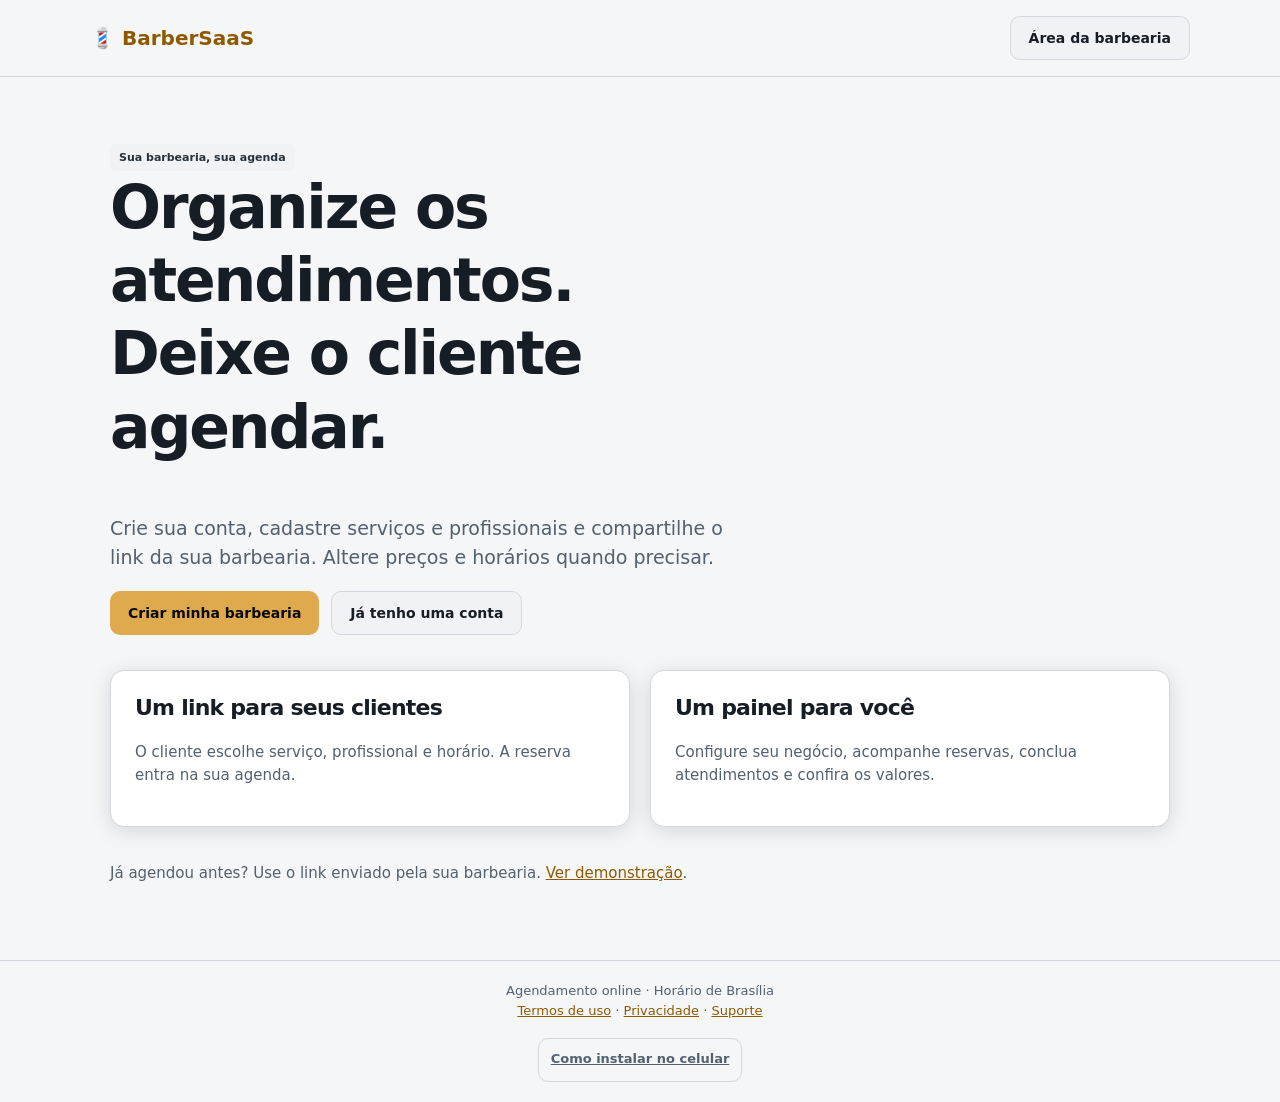
<file: index.html>
<!doctype html>
<html lang="pt-BR">
<head><script src="/appearance.js"></script><meta charset="utf-8"><meta name="viewport" content="width=device-width,initial-scale=1"><title>BarberSaaS · Sua agenda online</title>
<link rel="manifest" href="/manifest.webmanifest"><meta name="theme-color" content="#0b1018"><meta name="apple-mobile-web-app-capable" content="yes"><meta name="apple-mobile-web-app-title" content="BarberSaaS"><link rel="apple-touch-icon" href="/icons/icon-192.png"><style>
:root{color-scheme:dark;--bg:var(--tone-0b1018,#0b1018);--card:var(--tone-151e2b,#151e2b);--line:var(--tone-2a3748,#2a3748);--muted:var(--tone-aebccc,#aebccc);--gold:#ffc45e;--green:var(--tone-6fe0b0,#6fe0b0)}*{box-sizing:border-box}body{margin:0;background:var(--bg);color:var(--tone-f7f9fc,#f7f9fc);font:16px/1.55 system-ui,sans-serif}header{padding:16px max(20px,calc((100% - 1100px)/2));border-bottom:1px solid var(--line);display:flex;align-items:center;justify-content:space-between;gap:16px}header a{text-decoration:none;color:inherit}.brand{font-weight:800;font-size:20px}.tag{font-size:12px;color:var(--muted)}main{max-width:1100px;margin:auto;padding:32px 20px 60px}h1{font-size:clamp(28px,4vw,46px);line-height:1.15;letter-spacing:-1px}h2{font-size:23px;line-height:1.3}h3{font-size:17px}.muted,small{color:var(--muted)}.card{background:var(--card);border:1px solid var(--line);padding:24px;border-radius:18px;margin-bottom:20px}.grid{display:grid;grid-template-columns:repeat(2,minmax(0,1fr));gap:20px}.metrics{display:grid;grid-template-columns:repeat(3,minmax(0,1fr));gap:16px}.row{display:flex;gap:12px;align-items:center;flex-wrap:wrap}.between{justify-content:space-between}.stack{display:grid;gap:12px}label{display:block;margin-bottom:12px;font-size:14px;font-weight:600}input,select,textarea{display:block;width:100%;padding:12px;border:1px solid var(--line);background:var(--tone-0d1520,#0d1520);color:var(--tone-fff,#fff);border-radius:9px;font:inherit;margin-top:6px}input:focus,select:focus,button:focus-visible,a:focus-visible{outline:2px solid var(--gold);outline-offset:2px}input[type=checkbox]{width:auto;margin:0}button,.button{display:inline-flex;justify-content:center;align-items:center;padding:11px 18px;background:var(--gold);color:#172030;border:0;border-radius:10px;font:600 14px system-ui;cursor:pointer;text-decoration:none}button:disabled{opacity:.45;cursor:wait}.secondary{background:var(--tone-243145,#243145);color:var(--tone-fff,#fff)}.danger{background:var(--tone-4c2732,#4c2732);color:var(--tone-ffd0d9,#ffd0d9)}.success{color:var(--green)}.wide{width:100%}.hidden{display:none!important}.narrow{max-width:470px;margin:20px auto}.notice{padding:14px 18px;background:var(--tone-253246,#253246);border-radius:10px;margin-bottom:20px}.error{background:var(--tone-422332,#422332);color:var(--tone-ffd6df,#ffd6df)}nav{display:flex;gap:8px;flex-wrap:wrap;margin-bottom:24px}.active{background:var(--gold);color:#172030}.price{font-size:26px;font-weight:750}.item{border:1px solid var(--line);border-radius:12px;padding:16px;margin-bottom:12px}.item p{margin:4px 0}.badge{font-size:12px;padding:4px 10px;background:var(--tone-293951,#293951);border-radius:20px}.entry{display:grid;grid-template-columns:2fr 1fr 1fr auto;gap:10px;align-items:end;margin-bottom:14px}.entry label{margin:0}.barber-entry{grid-template-columns:1fr 1fr auto}.hero{max-width:740px;padding:35px 0}.hero p{font-size:19px;max-width:620px;color:var(--muted)}.days label{display:flex;align-items:center;gap:6px;margin:0}.linkbox{word-break:break-all;color:var(--gold)}footer{color:var(--muted);font-size:13px;text-align:center;padding:20px;border-top:1px solid var(--line)}@media(max-width:700px){.grid,.metrics{grid-template-columns:1fr}.entry{grid-template-columns:1fr 1fr}.entry label:first-child{grid-column:1/-1}.barber-entry{grid-template-columns:1fr auto}.card{padding:18px}header{align-items:flex-start}.hero{padding:8px 0}main{padding-top:24px}} 
/* Interface: uma tarefa principal por tela, com áreas secundárias recolhidas. */
[hidden]{display:none!important}button,.button{min-height:44px}button:disabled{cursor:not-allowed}.eyebrow{font-size:11px;font-weight:750;letter-spacing:2px;color:var(--gold)}.page-intro h1{margin:10px 0;font-size:34px}.page-intro p{margin:0 0 28px}.booking-shell{max-width:620px;margin:0 auto}.booking-progress{display:flex;list-style:none;padding:0;margin:0 0 24px;gap:12px;justify-content:space-between}.booking-progress li{display:flex;gap:8px;align-items:center;color:var(--muted);font-size:14px}.booking-progress li span{display:grid;place-items:center;border:1px solid var(--line);border-radius:50%;width:30px;height:30px;font-size:12px}.booking-progress .current{color:var(--gold);font-weight:700}.booking-progress .current span{background:var(--gold);color:var(--bg);border-color:var(--gold)}.booking-card h2{margin:0 0 8px}.booking-card{padding:28px}.booking-card .muted{margin:0 0 20px}.service-options{display:grid;gap:10px;margin-bottom:24px}.service-choice{display:flex;width:100%;text-align:left;justify-content:space-between;gap:16px;padding:18px;background:var(--tone-0d1520,#0d1520);border:1px solid var(--line);color:var(--tone-f7f9fc,#f7f9fc)}.service-choice span{display:grid;gap:5px}.service-choice small{font-weight:400}.service-choice.selected,.hour-choice.selected{border-color:var(--gold);background:var(--tone-332d23,#332d23);color:var(--gold)}.professional-label{margin:12px 0 24px}.hour-options{display:flex;flex-wrap:wrap;gap:10px;margin:12px 0 20px;min-height:60px}.hour-choice{background:var(--tone-0d1520,#0d1520);border:1px solid var(--line);color:var(--tone-fff,#fff);min-width:76px;padding:12px}.field-title{font-size:14px;font-weight:600}.text-button{padding:6px 0;background:none;color:var(--muted);min-height:40px;margin-bottom:12px;font-weight:500}.booking-review{background:var(--tone-0d1520,#0d1520);border-left:3px solid var(--gold);padding:18px;border-radius:10px;margin:20px 0}.booking-review p{margin:8px 0}.booking-review .success{float:right}.booking-help{text-align:center;font-size:14px;margin:24px 0}.confirmation-card{text-align:center}.confirmation-icon{display:grid;place-items:center;margin:0 auto 16px;width:58px;height:58px;border-radius:50%;background:var(--tone-1d3930,#1d3930);color:var(--green);font-size:30px}.confirmation-date{font-size:24px;font-weight:700}.confirmation-card .button,.confirmation-card button.wide{margin-bottom:12px}.panel-intro{margin-bottom:24px}.panel-intro h1{font-size:32px;margin:8px 0}.panel-intro p{margin:0}.panel-nav{border-bottom:1px solid var(--line);padding-bottom:16px;margin-bottom:24px}.panel-nav button{flex:1;min-width:100px}.agenda-heading{margin-bottom:20px}.agenda-heading h2{margin:6px 0;font-size:28px}.agenda-toolbar{display:flex;justify-content:space-between;align-items:center;gap:20px;background:var(--card);border:1px solid var(--line);border-radius:14px;padding:16px;margin-bottom:12px}.agenda-toolbar label{margin:0;max-width:230px}.agenda-filters,.finance-summary{border-bottom:1px solid var(--line);padding:12px 0;margin-bottom:20px}.agenda-filters summary,.finance-summary summary{cursor:pointer;color:var(--muted);font-size:14px;padding:6px 0}.agenda-filters[open] summary,.finance-summary[open] summary{margin-bottom:18px}.appointment{display:grid;grid-template-columns:80px 1fr;gap:18px;background:var(--card);padding:20px;border-radius:14px;margin-bottom:12px;border:1px solid var(--line)}.appointment-time{font-size:25px;font-weight:750;letter-spacing:-1px;color:var(--gold)}.appointment-time small{display:block;font:400 12px system-ui;color:var(--muted);letter-spacing:0;margin-top:5px}.appointment h3{margin:0;font-size:18px}.appointment p{margin:6px 0}.appointment .row{margin-top:14px}.appointment summary{cursor:pointer;color:var(--muted);font-size:13px;padding:10px 0}.appointment details .row{margin-top:0}.badge.agendado{color:var(--gold);background:var(--tone-332d23,#332d23)}.badge.concluido{color:var(--green);background:var(--tone-1d3930,#1d3930)}.badge.cancelado{color:var(--tone-ffc5ce,#ffc5ce);background:var(--tone-422332,#422332)}.empty{text-align:center;padding:32px 20px;color:var(--muted)}.app-install-footer{border:0;background:none;padding:0;margin:16px 0 0}.app-install-footer button{background:none;color:var(--muted);font-size:13px;padding:4px 12px;text-decoration:underline}.app-install-footer #ajuda-app{max-width:560px;margin:12px auto;text-align:left;padding:16px;background:var(--card);border-radius:12px}.customer-view header .brand{font-size:17px}.customer-view header .button{font-size:12px;min-height:36px;padding:8px 12px}.config-links{display:flex;gap:12px;flex-wrap:wrap;margin:16px 0}.config-links details{width:100%;padding:16px;background:var(--card);border-radius:12px}.config-links summary{cursor:pointer}.loading-panel{padding:24px;color:var(--muted)}
@media(max-width:700px){main{padding:24px 16px 40px}header{padding:14px 16px;align-items:center}.booking-card{padding:20px}.booking-progress{gap:8px}.booking-progress li{font-size:12px;gap:6px}.page-intro h1{font-size:30px}.appointment{grid-template-columns:62px 1fr;padding:16px;gap:12px}.appointment-time{font-size:22px}.appointment .row{gap:8px}.appointment .button,.appointment button{padding:10px 12px;font-size:12px}.agenda-toolbar{gap:12px;flex-wrap:wrap}.agenda-toolbar label{max-width:none;flex:1;min-width:140px}.agenda-toolbar .row{gap:8px}.panel-nav{display:grid;grid-template-columns:repeat(4,1fr);gap:6px}.panel-nav button{min-width:0;font-size:12px;padding:10px 4px}.panel-intro h1{font-size:28px}.panel-intro .secondary{font-size:12px;padding:8px 12px}.finance-summary .metrics{gap:8px}.finance-summary .card{margin-bottom:4px}.booking-help{font-size:13px}}

.appointment>div,.service-choice span{min-width:0}.service-choice span strong,h1,h2,h3{overflow-wrap:anywhere}.service-choice>strong{white-space:nowrap}
input,select,textarea{font-size:16px}
.service-entry>.remover{grid-column:1/-1;justify-self:start}
</style><link rel="stylesheet" href="/design-system.css"><link rel="stylesheet" href="/workspace.css"><link rel="stylesheet" href="/appearance.css"><script src="/design-system.js"></script><script src="/image-upload.js"></script><script src="/agenda-live.js"></script><link rel="stylesheet" href="/mensalistas.css"><link rel="stylesheet" href="/promocoes.css"></head>
<body><header><a class="brand" href="/">💈 BarberSaaS</a><a class="button secondary" href="/painel">Área da barbearia</a></header>
<main><div id="conexao-app" class="notice error" role="status" hidden>Sem internet. Reconecte para confirmar agendamentos e alterações.</div><div id="mensagem" class="notice hidden" role="status" aria-live="polite"></div><div id="conteudo"><p>Carregando…</p></div></main>
<footer>Agendamento online · Horário de Brasília<br><a class="success" href="/termos">Termos de uso</a> · <a class="success" href="/privacidade">Privacidade</a> · <a class="success" href="/suporte">Suporte</a><section id="instalacao-app" class="app-install-footer"><button id="instalar-app" type="button" class="secondary">Como instalar no celular</button><div id="ajuda-app" hidden><p><strong>Android:</strong> abra este site no Chrome, toque nos três pontos e escolha Instalar aplicativo ou Adicionar à tela inicial.</p><p><strong>iPhone:</strong> abra este site no Safari, toque em Compartilhar e em Adicionar à Tela de Início. Ative Abrir como App, se essa opção aparecer.</p><p>Use o ícone para entrar na sua agenda. É necessário ter internet. No primeiro acesso pelo aplicativo, pode ser necessário entrar na conta.</p></div></section></footer>
<script>
const el=document.getElementById('conteudo');
let assinaturaInfo=null;
let csrf='', sessao=null, config=null, reservas=[], slug='', abaAtual='agenda', versaoHorarios=0;
const money=v=>Number(v).toLocaleString('pt-BR',{style:'currency',currency:'BRL'});
const esc=v=>String(v??'').replace(/[&<>"']/g,c=>({'&':'&amp;','<':'&lt;','>':'&gt;','"':'&quot;',"'":'&#39;'}[c]));
const today=()=>new Intl.DateTimeFormat('en-CA',{timeZone:'America/Sao_Paulo',year:'numeric',month:'2-digit',day:'2-digit'}).format(new Date());
function mensagem(texto,erro=false){if(typeof AppShell!=='undefined'){AppShell.toast(texto,erro);return;}const m=document.getElementById('mensagem');m.textContent=texto;m.className='notice'+(erro?' error':'');m.scrollIntoView({behavior:'smooth',block:'nearest'});}
function limparMensagem(){document.getElementById('mensagem').className='hidden';}
async function api(url,options={}){
 const read=(options.method||'GET').toUpperCase()==='GET';
 for(let attempt=0;attempt<(read?3:1);attempt++){
  let r;
  try{r=await fetch(url,{...options,headers:{'Content-Type':'application/json','X-CSRF-Token':csrf,...options.headers}});}
  catch(error){if(read&&attempt<2){await new Promise(resolve=>setTimeout(resolve,500*(attempt+1)));continue;}throw error;}
  if(read&&attempt<2&&[502,503,504].includes(r.status)){await new Promise(resolve=>setTimeout(resolve,500*(attempt+1)));continue;}
  const data=await r.json().catch(()=>({}));
  if(!r.ok){const error=new Error(typeof data.detail==='string'?data.detail:[502,503,504].includes(r.status)?'O servidor está reiniciando. Tente novamente em instantes.':'Confira os campos preenchidos.');error.status=r.status;throw error;}
  return data;
 }
}
function inicio(){el.innerHTML=`<section class="hero"><span class="badge">Sua barbearia, sua agenda</span><h1>Organize os atendimentos.<br>Deixe o cliente agendar.</h1><p>Crie sua conta, cadastre serviços e profissionais e compartilhe o link da sua barbearia. Altere preços e horários quando precisar.</p><div class="row"><a class="button" href="/cadastro">Criar minha barbearia</a><a class="button secondary" href="/entrar">Já tenho uma conta</a></div></section><div class="grid"><div class="card"><h2>Um link para seus clientes</h2><p class="muted">O cliente escolhe serviço, profissional e horário. A reserva entra na sua agenda.</p></div><div class="card"><h2>Um painel para você</h2><p class="muted">Configure seu negócio, acompanhe reservas, conclua atendimentos e confira os valores.</p></div></div><p class="muted">Já agendou antes? Use o link enviado pela sua barbearia. <a class="success" href="/b/barbearia">Ver demonstração</a>.</p>`;}
function acesso(cadastro=false){el.innerHTML=`<section class="card narrow"><h1 style="font-size:30px">${cadastro?'Crie sua barbearia':'Entre na sua conta'}</h1><p class="muted">${cadastro?'Novas contratações: R$ 60 por mês nos três primeiros ciclos; depois, R$ 90 por mês mediante nova autorização. Pague com cartão ou PIX pelo Asaas. O acesso é liberado após a confirmação do pagamento.':'Acesse sua agenda e as configurações.'}</p><form id="form-acesso">${cadastro?'<label>Nome da barbearia<input name="nome" required minlength="2" maxlength="100" autocomplete="organization"></label><label>Endereço da sua barbearia<input name="slug" required minlength="3" maxlength="50" pattern="[a-z0-9]+(-[a-z0-9]+)*" placeholder="exemplo: barbearia-do-joao"><small>Use letras minúsculas, números e hífens. Esse será o final do seu link.</small></label>':''}<label>E-mail<input name="email" type="email" required maxlength="150" autocomplete="email"></label><label>Senha<input name="senha" type="password" required minlength="10" maxlength="128" autocomplete="${cadastro?'new-password':'current-password'}"><small>Pelo menos 10 caracteres.</small></label>${cadastro?'<label class="row"><input type="checkbox" name="aceite_termos" required>Li e aceito os <a class="success" href="/termos" target="_blank" rel="noopener">termos de uso</a> e conheço a <a class="success" href="/privacidade" target="_blank" rel="noopener">política de privacidade</a>.</label>':'<p><a class="success" href="/recuperar-senha">Esqueci minha senha</a></p>'}<button class="wide" type="submit">${cadastro?'Criar conta':'Entrar'}</button></form><p class="muted">${cadastro?'Já tem uma conta? <a class="success" href="/entrar">Entre aqui</a>.':'Ainda não tem conta? <a class="success" href="/cadastro">Cadastre sua barbearia</a>.'}</p></section>`;
document.getElementById('form-acesso').onsubmit=async e=>{e.preventDefault();limparMensagem();const form=e.target,b=form.querySelector('button');b.disabled=true;try{const body=Object.fromEntries(new FormData(form));if(cadastro)body.aceite_termos=form.elements.aceite_termos.checked;await api(cadastro?'/api/cadastro':'/api/login',{method:'POST',body:JSON.stringify(body)});location.href='/painel'+bookingDeepLink();}catch(err){mensagem(err.message,true);b.disabled=false;}};}
let bookingStep=0,bookingMonth='',bookingSlots=new Map(),bookingLoading=false;
function bookingSelection(){
 const original=config.servicos.find(s=>s.id===document.getElementById('servico')?.value);
 const service=Promotions.service(original);
 const preference=document.getElementById('barbeiro')?.value||'';
 const date=document.getElementById('data')?.value||'',hour=document.getElementById('horario')?.value||'';
 const barber=preference==='*'?config.barbeiros.find(b=>b.id===(bookingSlots.get(hour)||[])[0]):config.barbeiros.find(b=>b.id===preference);
 return {servico:service,barbeiro:barber,preferencia:preference,data:date,horario:hour};
}
function bookingMaxDate(){const d=new Date(today()+'T12:00:00-03:00');d.setUTCDate(d.getUTCDate()+180);return d.toISOString().slice(0,10);}
function shopHours(){const names=['Segunda','Terça','Quarta','Quinta','Sexta','Sábado','Domingo'];return names.map((n,i)=>`<div class="shop-hours"><span>${n}</span><span>${config.dias.includes(i)?config.periodos.map(p=>esc(p.inicio)+'–'+esc(p.fim)).join(' / '):'Fechado'}</span></div>`).join('');}
function shopMapUrl(){
 const value=(config.localizacao_url||'').trim();
 if(value){try{const u=new URL(value),host=u.hostname.toLowerCase();const google=['google.com','www.google.com','google.com.br','www.google.com.br'].includes(host)&&(u.pathname==='/maps'||u.pathname.startsWith('/maps/'));const maps=host==='maps.google.com'||(host==='maps.app.goo.gl'&&u.pathname.length>1)||(host==='goo.gl'&&u.pathname.startsWith('/maps/'));if(u.protocol==='https:'&&!u.username&&!u.password&&!u.port&&!/\s/.test(value)&&(google||maps))return value;}catch{}}
 return config.endereco?'https://www.google.com/maps/search/?api=1&query='+encodeURIComponent(config.endereco):'';
}
function shopDirections(className=''){
 const url=shopMapUrl();return url?`<a class="${className}" href="${esc(url)}" target="_blank" rel="noopener noreferrer">${UI.icon('pin')}Como chegar</a>`:'';
}
function shopLanding(){
 return `<section id="shop-home"><div class="shop-hero">${config.capa_url?`<img class="shop-cover" src="${esc(config.capa_url)}" alt="Capa de ${esc(config.nome)}" referrerpolicy="no-referrer">`:''}<div class="shop-identity">${UI.avatar(config.nome,config.logo_url,'large')}<span class="eyebrow">SUA PRÓXIMA VISITA</span><h1>${esc(config.nome)}</h1>${config.endereco?`<p>${esc(config.endereco)}</p>`:''}<p>Escolha seu estilo. Reserve seu horário.</p><button type="button" class="wide" id="start-booking">Agendar meu horário ${UI.icon('arrow')}</button></div><div class="shop-contact">${shopDirections()}${config.whatsapp?`<a href="${wa(config.whatsapp)}" target="_blank" rel="noopener">${UI.icon('phone')}WhatsApp</a>`:''}${config.instagram?`<a href="${esc(config.instagram)}" target="_blank" rel="noopener">${UI.icon('instagram')}Instagram</a>`:''}</div></div>${Promotions.landing()}<h2 class="shop-section-heading">Nossos serviços</h2><div class="shop-service-list">${config.servicos.map(s=>UI.choice({id:s.id,title:s.nome,detail:s.duracao+' minutos',price:money(s.preco),photo:s.foto_url})).join('')}</div><details class="shop-details"><summary>Horários de funcionamento</summary>${shopHours()}</details></section>`;
}
function bookingSummary(s,contacts=false){
 const f=document.getElementById('reserva');
 return `<div class="review-service"><span class="ui-choice-icon">${UI.icon('scissors')}</span><div><strong>${esc(s.servico.nome)}</strong><small>${s.servico.duracao} minutos · ${money(s.servico.preco)}</small>${Promotions.priceSummary(s.servico)}</div></div><div class="review-fact">${UI.icon('user')}<div><small>Profissional${s.preferencia==='*'?' · escolhido pela disponibilidade':''}</small><strong>${esc(s.barbeiro?.nome||'')}</strong></div></div><div class="review-fact">${UI.icon('calendar')}<div><small>Data</small><strong>${esc(s.data.split('-').reverse().join('/'))}</strong></div></div><div class="review-fact">${UI.icon('clock')}<div><small>Horário · Brasília</small><strong>${esc(s.horario)}</strong></div></div>${contacts?`<div class="booking-contact-review"><div class="review-fact">${UI.icon('user')}<div><small>Seu nome</small><strong>${esc(f.elements.cliente_nome.value)}</strong></div></div><div class="review-fact">${UI.icon('phone')}<div><small>WhatsApp</small><strong>${esc(f.elements.cliente_telefone.value)}</strong></div></div></div>`:''}`;
}
function bookingGo(step){
 bookingStep=step;limparMensagem();document.getElementById('shop-home').hidden=step!==0;document.getElementById('booking-flow').hidden=step===0;
 document.querySelectorAll('[data-booking-step]').forEach(p=>p.hidden=Number(p.dataset.bookingStep)!==step);
 document.querySelectorAll('[data-step-label]').forEach(p=>{const n=Number(p.dataset.stepLabel);p.classList.toggle('current',n===step);p.classList.toggle('done',n<step);if(n===step)p.setAttribute('aria-current','step');else p.removeAttribute('aria-current');});
 if(step===3){renderBookingCalendar();horarios();}
 if(step===4)document.getElementById('contact-summary').innerHTML=bookingSummary(bookingSelection());
 if(step===5)document.getElementById('review-booking').innerHTML=bookingSummary(bookingSelection(),true);
 const heading=document.getElementById(step?'booking-heading-'+step:'start-booking');heading.focus({preventScroll:true});heading.scrollIntoView({behavior:'smooth',block:'start'});
}
function selectBookingService(id){
 Promotions.clear();document.getElementById('servico').value=id;clearBookingHours();
 document.querySelectorAll('#service-choices [data-choice]').forEach(b=>{const selected=b.dataset.choice===id;b.classList.toggle('selected',selected);b.setAttribute('aria-pressed',String(selected));b.querySelector('.ui-choice-mark').innerHTML=UI.icon(selected?'check':'arrow');});
 document.getElementById('continuar-servico').disabled=false;
}
function clearBookingHours(){versaoHorarios++;bookingSlots=new Map();document.getElementById('horario').value='';document.getElementById('continuar-horario').disabled=true;document.getElementById('agendar').disabled=true;}
function renderBookingCalendar(){
 const box=document.getElementById('booking-calendar');box.innerHTML=UI.calendar({month:bookingMonth,selected:document.getElementById('data').value,min:today(),max:bookingMaxDate(),days:config.dias});
 box.querySelectorAll('[data-month]').forEach(b=>b.onclick=()=>{const [y,m]=bookingMonth.split('-').map(Number),d=new Date(y,m-1+Number(b.dataset.month),1,12);bookingMonth=d.getFullYear()+'-'+String(d.getMonth()+1).padStart(2,'0');renderBookingCalendar();});
 box.querySelectorAll('[data-date]').forEach(b=>b.onclick=()=>{document.getElementById('data').value=b.dataset.date;clearBookingHours();renderBookingCalendar();horarios();});
}
function bookingHoursUI(hours=[],state='ready'){
 const hour=document.getElementById('horario').value,box=document.getElementById('opcoes-horarios');
 document.getElementById('continuar-horario').disabled=!hour||state!=='ready';document.getElementById('agendar').disabled=!hour||state!=='ready';
 box.innerHTML=state==='loading'?UI.loading('Buscando horários disponíveis…'):state==='idle'?UI.empty('Escolha um dia','Selecione uma data no calendário para consultar a agenda.'):state==='error'?'<div class="hour-error" role="alert"><p>Não foi possível consultar toda a disponibilidade.</p><button type="button" class="secondary" id="retry-hours">Tentar novamente</button></div>':hours.length?hours.map(h=>`<button type="button" class="hour-choice ${h===hour?'selected':''}" data-hour="${h}" aria-pressed="${h===hour}">${h}</button>`).join(''):UI.empty('Sem horários neste dia','Tente outra data ou escolha qualquer profissional.');
 box.querySelectorAll('[data-hour]').forEach(b=>b.onclick=()=>{document.getElementById('horario').value=b.dataset.hour;bookingHoursUI(hours);});
 const retry=document.getElementById('retry-hours');if(retry)retry.onclick=horarios;
}
async function loadBookingAvailability(chosen){
 const professionals=Promotions.professionals(chosen.preferencia==='*'?config.barbeiros:[chosen.barbeiro]),slots=new Map();
 // Limitar requisições paralelas evita sobrecarregar o servidor/banco do plano gratuito.
 for(let i=0;i<professionals.length;i+=3){
  const part=professionals.slice(i,i+3),results=await Promise.all(part.map(async b=>{const q=new URLSearchParams({data:chosen.data,servico_id:chosen.servico.id,barbeiro_id:b.id,...Promotions.query()});return {id:b.id,...await api('/api/publico/'+encodeURIComponent(slug)+'/disponibilidade?'+q)};}));
  results.forEach(r=>r.horarios.forEach(h=>{if(!slots.has(h))slots.set(h,[]);slots.get(h).push(r.id);}));
 }
 return new Map([...slots].sort(([a],[b])=>a.localeCompare(b)));
}
async function horarios(){
 const chosen=bookingSelection(),version=++versaoHorarios,old=chosen.horario;
 document.getElementById('horario').value='';bookingSlots=new Map();
 if(!chosen.data||!chosen.servico||!chosen.preferencia){bookingHoursUI([],'idle');return;}
 bookingHoursUI([],'loading');
 try{const slots=await loadBookingAvailability(chosen);if(version!==versaoHorarios)return;bookingSlots=slots;if(slots.has(old))document.getElementById('horario').value=old;bookingHoursUI([...slots.keys()]);}
 catch(err){if(version!==versaoHorarios)return;bookingHoursUI([],'error');mensagem(err.message,true);}
}
async function booking(){
 config=await api('/api/publico/'+encodeURIComponent(slug)+'/configuracao');document.title=config.nome+' · Agendamento';document.body.classList.add('customer-view');UI.accent(config.cor_principal);
 document.querySelector('header .brand').textContent=config.nome;
 if(config.agenda_liberada===false){el.innerHTML=`<section class="card narrow"><h1>${esc(config.nome)}</h1>${UI.empty('Agenda temporariamente indisponível','Fale com a barbearia para saber mais.')}${config.whatsapp?`<a class="button wide" href="${wa(config.whatsapp)}">Falar com a barbearia</a>`:''}</section>`;return;}
 if(!config.servicos.length||!config.barbeiros.length){el.innerHTML=`<section class="card narrow"><h1>${esc(config.nome)}</h1>${UI.empty('Estamos preparando a agenda','Volte em breve para reservar seu horário.')}</section>`;return;}
 await Promotions.loadPublic();
 bookingMonth=today().slice(0,7);bookingSlots=new Map();bookingLoading=false;
 el.innerHTML=`<section class="booking-shell">${shopLanding()}<div id="booking-flow" hidden><ol class="booking-progress" aria-label="Etapas do agendamento">${['Serviço','Profissional','Horário','Seus dados','Revisão'].map((n,i)=>`<li data-step-label="${i+1}"><span>${i+1}</span>${n}</li>`).join('')}</ol><form id="reserva" class="card booking-card" novalidate><input type="hidden" id="servico" name="servico_id"><input type="hidden" id="barbeiro" name="barbeiro_id" value="*"><input type="hidden" id="data" name="data"><input type="hidden" id="horario" name="horario"><section class="booking-stage" data-booking-step="1"><button type="button" class="booking-back" data-back="0">${UI.icon('back')}Voltar à barbearia</button><h2 id="booking-heading-1" tabindex="-1">Escolha seu serviço</h2><p class="muted">Qual cuidado você quer agendar?</p><div id="service-choices" class="service-options">${config.servicos.map(s=>UI.choice({id:s.id,title:s.nome,detail:s.duracao+' minutos',price:money(s.preco),photo:s.foto_url})).join('')}</div><button type="button" class="wide" id="continuar-servico" disabled>Próximo ${UI.icon('arrow')}</button></section><section class="booking-stage" data-booking-step="2" hidden><button type="button" class="booking-back" data-back="1">${UI.icon('back')}Voltar</button><h2 id="booking-heading-2" tabindex="-1">Escolha seu profissional</h2><p class="muted">Com quem você prefere ser atendido?</p><div class="professional-options" id="professional-choices">${UI.choice({id:'*',title:'Qualquer profissional',detail:'Encontre mais horários disponíveis',symbol:'users',selected:true})}${config.barbeiros.map(b=>UI.choice({id:b.id,title:b.nome,detail:'Profissional da barbearia',symbol:'user',photo:b.foto_url})).join('')}</div><button type="button" class="wide" id="continuar-profissional">Próximo ${UI.icon('arrow')}</button></section><section class="booking-stage" data-booking-step="3" hidden><button type="button" class="booking-back" data-back="2">${UI.icon('back')}Voltar</button><h2 id="booking-heading-3" tabindex="-1">Escolha a data e o horário</h2><p class="muted">Encontre o melhor momento para você.</p><div id="booking-calendar"></div><p class="field-title">Horários disponíveis</p><div class="hour-options" id="opcoes-horarios" aria-live="polite"></div><button type="button" class="wide" id="continuar-horario" disabled>Próximo ${UI.icon('arrow')}</button></section><section class="booking-stage" data-booking-step="4" hidden><button type="button" class="booking-back" data-back="3">${UI.icon('back')}Voltar</button><h2 id="booking-heading-4" tabindex="-1">Como podemos chamar você?</h2><p class="muted">Só precisamos destes dados para sua reserva.</p><div class="booking-review" id="contact-summary"></div><label>Seu nome<input name="cliente_nome" required minlength="2" maxlength="100" autocomplete="name" placeholder="Digite seu nome completo"></label><label>WhatsApp<input name="cliente_telefone" type="tel" inputmode="tel" required minlength="10" maxlength="25" autocomplete="tel" placeholder="(DDD) 99999-9999"><small>Inclua o DDD.</small></label><button type="button" class="wide" id="continuar-dados">Revisar agendamento ${UI.icon('arrow')}</button></section><section class="booking-stage" data-booking-step="5" hidden><button type="button" class="booking-back" data-back="4">${UI.icon('back')}Editar meus dados</button><h2 id="booking-heading-5" tabindex="-1">Está tudo certo?</h2><p class="muted">Confira os detalhes antes de confirmar.</p><div class="booking-review" id="review-booking"></div><button type="button" class="secondary wide" data-back="1">Alterar serviço ou horário</button><button class="wide" id="agendar" disabled>Confirmar agendamento ${UI.icon('check')}</button><p class="booking-privacy">Seus dados serão usados para organizar o atendimento. <a href="/privacidade" target="_blank" rel="noopener">Política de privacidade</a>.</p></section></form></div><div id="confirmacao" hidden></div>${config.whatsapp?`<p class="booking-help">Precisa de ajuda? <a class="success" href="${wa(config.whatsapp)}" target="_blank" rel="noopener">Fale com a barbearia</a></p>`:''}</section>`;
 Promotions.bindPublic();
 document.getElementById('start-booking').onclick=()=>bookingGo(1);
 document.querySelectorAll('#shop-home [data-choice]').forEach(b=>b.onclick=()=>{selectBookingService(b.dataset.choice);bookingGo(2);});
 document.querySelectorAll('#service-choices [data-choice]').forEach(b=>b.onclick=()=>selectBookingService(b.dataset.choice));
 document.querySelectorAll('#professional-choices [data-choice]').forEach(b=>b.onclick=()=>{document.getElementById('barbeiro').value=b.dataset.choice;clearBookingHours();document.querySelectorAll('#professional-choices [data-choice]').forEach(x=>{const selected=x===b;x.classList.toggle('selected',selected);x.setAttribute('aria-pressed',String(selected));x.querySelector('.ui-choice-mark').innerHTML=UI.icon(selected?'check':'arrow');});});
 document.querySelectorAll('[data-back]').forEach(b=>b.onclick=()=>bookingGo(Number(b.dataset.back)));
 document.getElementById('continuar-servico').onclick=()=>{if(bookingSelection().servico)bookingGo(2);};
 document.getElementById('continuar-profissional').onclick=()=>bookingGo(3);
 document.getElementById('continuar-horario').onclick=()=>{if(bookingSelection().barbeiro&&bookingSelection().horario)bookingGo(4);};
 document.getElementById('continuar-dados').onclick=()=>{const f=document.getElementById('reserva'),name=f.elements.cliente_nome,phone=f.elements.cliente_telefone;name.value=name.value.trim();let p=phone.value.replace(/\D/g,'');if(p.startsWith('55')&&[12,13].includes(p.length))p=p.slice(2);name.setCustomValidity(name.value.length<2?'Informe seu nome.':'');phone.setCustomValidity([10,11].includes(p.length)?'':'Informe seu WhatsApp com DDD.');if(!name.reportValidity()||!phone.reportValidity())return;bookingGo(5);};
 document.querySelectorAll('[name="cliente_nome"],[name="cliente_telefone"]').forEach(x=>x.oninput=()=>x.setCustomValidity(''));
 document.getElementById('reserva').onsubmit=confirmBooking;bookingStep=0;
}
async function confirmBooking(e){
 e.preventDefault();if(bookingStep!==5||bookingLoading)return;
 const chosen=bookingSelection();if(!chosen.servico||!chosen.barbeiro||!chosen.horario){bookingGo(3);return;}
 const f=e.target,b=document.getElementById('agendar'),body=Object.fromEntries(new FormData(f));body.barbeiro_id=chosen.barbeiro.id;Object.assign(body,Promotions.query());
 bookingLoading=true;const controls=[...f.querySelectorAll('button,input')];controls.forEach(x=>x.disabled=true);b.textContent='Confirmando…';limparMensagem();
 try{
  const r=await api('/api/publico/'+encodeURIComponent(slug)+'/agendamentos',{method:'POST',body:JSON.stringify(body)});
  if(r.promocao){chosen.servico={...chosen.servico,preco:r.preco,promocao:r.promocao};}
  document.getElementById('booking-flow').hidden=true;const c=document.getElementById('confirmacao');c.hidden=false;c.className='card confirmation-card';
  c.innerHTML=`<span class="confirmation-icon" aria-hidden="true">${UI.icon('check')}</span><h2>Agendamento confirmado!</h2><p class="muted">Esperamos você em ${esc(config.nome)}.</p><div class="booking-review">${bookingSummary(chosen)}</div><p class="muted">Reserva #${r.agendamento_id} · ${money(r.preco)}</p>${config.endereco?`<p class="muted">${esc(config.endereco)}</p>`:''}${shopDirections('button secondary wide')}${r.link_gerenciar?`<a class="button wide" href="${esc(r.link_gerenciar)}">Ver ou alterar minha reserva</a><button class="secondary wide" type="button" id="copy-private-link">Copiar link da reserva</button><p class="muted"><small>Guarde este link privado para cancelar ou reagendar.</small></p>`:''}${r.link_whatsapp?`<a class="button secondary wide" href="${esc(r.link_whatsapp)}" target="_blank" rel="noopener">${UI.icon('phone')}${r.whatsapp_destinatario==='barbeiro'?'Avisar o profissional':'Avisar a barbearia'}</a><p class="muted"><small>Abre o WhatsApp para você enviar a mensagem.</small></p>`:''}<button class="booking-back" type="button" id="book-again">Fazer outro agendamento</button>`;
  const copy=document.getElementById('copy-private-link');if(copy)copy.onclick=async()=>{try{await navigator.clipboard.writeText(location.origin+r.link_gerenciar);copy.textContent='Link copiado!';}catch{mensagem('Abra sua reserva e copie o endereço do navegador.');}};
  document.getElementById('book-again').onclick=()=>booking();c.scrollIntoView({behavior:'smooth',block:'start'});
 }catch(err){
  if(err.status===409){clearBookingHours();bookingGo(3);mensagem(err.message||'Esse horário acabou de ser ocupado. Escolha novamente entre os horários atualizados.',true);}
  else mensagem(err.message+(err.status?'':' Se a conexão caiu, confira com a barbearia antes de tentar novamente.'),true);
 }finally{bookingLoading=false;controls.forEach(x=>x.disabled=false);b.innerHTML='Confirmar agendamento '+UI.icon('check');b.disabled=!document.getElementById('horario').value;}
}

function wa(phone){let p=String(phone).replace(/\D/g,'');if(p.length===10||p.length===11)p='55'+p;return 'https://wa.me/'+p;}
function etapasConfiguracao(c,a){return [
{alvo:'config-loja',titulo:'Dados da barbearia',texto:'Confira o nome e o WhatsApp da loja para receber os contatos dos clientes.',pronto:!!(c.nome.trim()&&c.whatsapp)},
{alvo:'config-profissionais',titulo:'Profissionais',texto:'Cadastre quem atende, incluindo você. O WhatsApp individual é opcional.',pronto:c.barbeiros.length>0},
{alvo:'config-servicos',titulo:'Serviços e preços',texto:'Informe o nome, o preço e o tempo de cada corte ou serviço.',pronto:c.servicos.length>0},
{alvo:'config-horarios',titulo:'Dias e horários',texto:'Confira os dias e períodos de atendimento. Use dois períodos se houver pausa para almoço.',pronto:c.dias.length>0&&c.periodos.length>0},
{alvo:'assinatura-area',titulo:'Ativação da agenda',texto:a.ativa?'Sua agenda está liberada.':'Abra Plano e assinatura, escolha cartão ou PIX e conclua o pagamento no Asaas. A liberação acontece após a confirmação automática do pagamento.',pronto:!!a.ativa}];}
function renderPrimeirosPassos(){const box=document.getElementById('primeiros-passos');if(!box)return;const steps=etapasConfiguracao(config,assinaturaInfo),done=steps.filter(s=>s.pronto).length,ready=done===steps.length;box.innerHTML=`<section class="card" aria-labelledby="guia-titulo"><h2 id="guia-titulo">${ready?'Sua barbearia está pronta para receber agendamentos':'Prepare sua barbearia'}</h2><p>${ready?'Copie o link de agendamento abaixo e envie aos clientes. Você pode alterar serviços, preços e horários em Configurações.':`${done} de ${steps.length} etapas prontas. Preencha as configurações e clique em Salvar configurações. O progresso considera os dados salvos.`}</p><progress value="${done}" max="${steps.length}" aria-label="Etapas prontas" style="width:100%"></progress><details ${ready?'':'open'}><summary style="cursor:pointer;margin-top:16px">${ready?'Revisar configuração e equipe':'Ver etapas'}</summary>${steps.map((s,i)=>`<div class="item"><div class="row between"><strong>${i+1}. ${s.titulo}</strong><span class="badge">${s.pronto?'Pronto':'Pendente'}</span></div><p class="muted">${s.texto}</p><button type="button" class="secondary" data-etapa="${s.alvo}">${s.pronto?'Revisar':'Configurar'}</button></div>`).join('')}<p>Para cada profissional acessar a própria agenda, abra a aba <strong>Equipe</strong> e gere o convite depois de cadastrá-lo.</p><p class="muted">O WhatsApp abre uma mensagem para enviar ao profissional escolhido; o envio não é automático.</p></details></section>`;box.querySelectorAll('[data-etapa]').forEach(b=>b.onclick=()=>{mostrarAba(b.dataset.etapa==='assinatura-area'?'plano':'config');if(b.dataset.etapa!=='assinatura-area')document.getElementById('config-form-area').activateSection?.(b.dataset.etapa);const target=document.getElementById(b.dataset.etapa);const details=target.closest('details');if(details)details.open=true;target.scrollIntoView({behavior:'smooth',block:'start'});const input=target.querySelector('input,button');if(input)input.focus({preventScroll:true});});}
function diaSeguinte(){return new Date(Date.parse(today()+'T12:00:00-03:00')+86400000).toISOString().slice(0,10);}
let agendaAutomatica=null;
function exportar(){const cells=v=>{let text=String(v??'');if(/^[=+@\-\t\r]/.test(text))text="'"+text;return '"'+text.replace(/"/g,'""')+'"';};const rows=[['Reserva','Cliente','WhatsApp','Serviço','Profissional','Data e hora','Preço','Situação'],...reservas.map(r=>[r.id,r.cliente_nome,r.cliente_telefone,r.servico_nome,r.barbeiro_nome,r.data_hora,r.preco,r.status])];const blob=new Blob(['\ufeff'+rows.map(r=>r.map(cells).join(';')).join('\r\n')],{type:'text/csv;charset=utf-8'});const url=URL.createObjectURL(blob),a=document.createElement('a');a.href=url;a.download='reservas-'+sessao.slug+'.csv';a.click();setTimeout(()=>URL.revokeObjectURL(url),1000);}
function idNovo(){return crypto.randomUUID();}
function servicoEntry(s){return `<div class="entry service-entry" data-servico="${esc(s.id)}"><label>Serviço<input data-campo="nome" value="${esc(s.nome)}" required minlength="2" maxlength="100"></label><label>Preço (R$)<input data-campo="preco" type="number" value="${s.preco}" min="0.01" max="10000" step="0.01" required></label><label>Duração (min)<input data-campo="duracao" type="number" value="${s.duracao}" min="5" max="480" required></label>${ServicePhotos.markup(s)}<button type="button" class="danger remover">Remover</button></div>`;}
function barberEntry(b){return `<div class="entry barber-entry" data-barbeiro="${esc(b.id)}"><label>Nome do profissional<input data-campo="nome" value="${esc(b.nome)}" required minlength="2" maxlength="100"></label><label>WhatsApp do profissional<input data-campo="whatsapp" type="tel" maxlength="25" placeholder="DDD + número" value="${esc(b.whatsapp||'')}"><small>Opcional. Sem número, o aviso vai para a loja.</small></label>${ProfessionalPhotos.markup(b)}<button type="button" class="danger remover">Remover</button></div>`;}
function periodEntry(p){return `<div class="entry periodo"><label>Abre às<input data-campo="inicio" type="time" value="${esc(p.inicio)}" required></label><label>Fecha às<input data-campo="fim" type="time" value="${esc(p.fim)}" required></label><button type="button" class="danger remover">Remover</button></div>`;}
function bindRemove(){document.querySelectorAll('.remover').forEach(b=>b.onclick=()=>b.parentElement.remove());}
function renderConfig(){const days=['Seg','Ter','Qua','Qui','Sex','Sáb','Dom'];document.getElementById('config-form-area').innerHTML=`<form id="config-form"><div class="card" id="config-loja"><h2>Sua barbearia</h2><label>Nome<input name="nome" value="${esc(config.nome)}" required minlength="2" maxlength="100"></label><label>WhatsApp da loja<input name="whatsapp" value="${esc(config.whatsapp)}" type="tel" maxlength="25" placeholder="DDD + número"></label><details class="shop-details"><summary>Identidade visual e contatos públicos</summary>${ShopImages.markup(config)}<label>Cor principal<input name="cor_principal" type="color" value="${esc(config.cor_principal||'#dfa94d')}" style="height:48px;padding:4px"></label><label>Perfil do Instagram<input name="instagram" type="url" maxlength="250" value="${esc(config.instagram||'')}" placeholder="https://www.instagram.com/sua-barbearia"></label></details><label>Comissão dos profissionais (%)<input name="comissao" value="${config.comissao}" type="number" min="0" max="100" required></label><small>O percentual fica registrado em cada nova reserva.</small></div><div class="card" id="config-localizacao"><h2>${UI.icon('pin')} Localização</h2><p class="muted">Ajude seus clientes a encontrar a loja. Estes dados aparecem na página pública e na confirmação do agendamento.</p><label>Endereço completo<input name="endereco" maxlength="250" value="${esc(config.endereco||'')}" autocomplete="street-address" placeholder="Rua, número, bairro, cidade e estado"></label><label>Link do Google Maps<input name="localizacao_url" type="url" maxlength="1000" value="${esc(config.localizacao_url||'')}" placeholder="https://maps.app.goo.gl/..." aria-describedby="ajuda-localizacao"></label><p class="muted" id="ajuda-localizacao"><small>Abra a localização da loja no Google Maps, toque em Compartilhar e depois em Copiar link. O link é opcional: com o endereço preenchido, o botão Como chegar já abre a busca no mapa.</small></p></div><div class="card" id="config-profissionais"><h2>Profissionais</h2><div id="profissionais">${config.barbeiros.map(barberEntry).join('')}</div><button id="add-barbeiro" type="button" class="secondary">Adicionar profissional</button></div><div class="card" id="config-servicos"><h2>Serviços e preços</h2><div id="servicos">${config.servicos.map(servicoEntry).join('')}</div><button id="add-servico" type="button" class="secondary">Adicionar serviço</button><p class="muted">Alterações valem para novas reservas. Atendimentos já agendados mantêm preço e duração.</p></div><div class="card" id="config-horarios"><h2>Funcionamento</h2><div class="row days">${days.map((name,i)=>`<label><input type="checkbox" name="dia" value="${i}" ${config.dias.includes(i)?'checked':''}>${name}</label>`).join('')}</div><div id="periodos" style="margin-top:18px">${config.periodos.map(periodEntry).join('')}</div><button id="add-periodo" type="button" class="secondary">Adicionar período</button><label style="margin-top:18px">Intervalo entre opções de horário (min)<input name="intervalo" type="number" value="${config.intervalo}" min="5" max="120" required></label><small>Exemplo: intervalo de 30 mostra 09:00, 09:30, 10:00… A duração do serviço e as reservas ocupadas são respeitadas.</small></div><button type="submit" id="salvar-config" class="wide">Salvar configurações</button></form>`;
document.getElementById('add-barbeiro').onclick=()=>{document.getElementById('profissionais').insertAdjacentHTML('beforeend',barberEntry({id:idNovo(),nome:''}));bindRemove();ProfessionalPhotos.bind();};document.getElementById('add-servico').onclick=()=>{document.getElementById('servicos').insertAdjacentHTML('beforeend',servicoEntry({id:idNovo(),nome:'',preco:30,duracao:30}));bindRemove();ServicePhotos.bind();};document.getElementById('add-periodo').onclick=()=>{document.getElementById('periodos').insertAdjacentHTML('beforeend',periodEntry({inicio:'14:00',fim:'19:00'}));bindRemove();};bindRemove();
ShopImages.bind();ProfessionalPhotos.bind();ServicePhotos.bind();
document.getElementById('config-form').onsubmit=async e=>{e.preventDefault();if(!ShopImages.ready()||!ProfessionalPhotos.ready()||!ServicePhotos.ready())return;const b=document.getElementById('salvar-config');b.disabled=true;const f=e.target,field=(row,key)=>row.querySelector('[data-campo="'+key+'"]').value;const body={nome:f.nome.value,whatsapp:f.whatsapp.value,logo_url:f.elements.logo_url.value,capa_url:f.elements.capa_url.value,cor_principal:f.elements.cor_principal.value,endereco:f.elements.endereco.value,localizacao_url:f.elements.localizacao_url.value,instagram:f.elements.instagram.value,comissao:Number(f.comissao.value),intervalo:Number(f.intervalo.value),dias:[...f.querySelectorAll('[name="dia"]:checked')].map(x=>Number(x.value)),barbeiros:[...f.querySelectorAll('[data-barbeiro]')].map(r=>({id:r.dataset.barbeiro,nome:field(r,'nome'),whatsapp:field(r,'whatsapp'),foto_url:field(r,'foto_url')})),servicos:[...f.querySelectorAll('[data-servico]')].map(r=>({id:r.dataset.servico,nome:field(r,'nome'),preco:field(r,'preco'),duracao:Number(field(r,'duracao')),foto_url:field(r,'foto_url')})),periodos:[...f.querySelectorAll('.periodo')].map(r=>({inicio:field(r,'inicio'),fim:field(r,'fim')}))};try{config=await api('/api/configuracao',{method:'PUT',body:JSON.stringify(body)});document.getElementById('nome-loja').textContent=config.nome;ProfessionalPhotos.bind();ServicePhotos.bind();renderPrimeirosPassos();mensagem(assinaturaInfo.ativa?'Configurações salvas. Sua agenda pública está atualizada.':'Configurações salvas. Confira a etapa de ativação antes de compartilhar a agenda.');}catch(err){mensagem(err.message,true);}finally{b.disabled=false;}};}

const dataAssinatura=v=>v?new Date(v).toLocaleString('pt-BR',{timeZone:'America/Sao_Paulo'}):'Ainda não ativada';
function renderAssinatura(){const a=assinaturaInfo;if(a.cortesia){document.getElementById('assinatura-area').innerHTML='<section class="card"><h2>Conta liberada por cortesia</h2><p>Agenda liberada · Sem vencimento</p><p>Conta do proprietário do SaaS. Não há mensalidade a pagar nesta conta.</p></section>';return;}document.getElementById('assinatura-area').innerHTML=`<section class="card"><h2>Plano e assinatura</h2>${sessao.administrador?'<button id="liberar-cortesia" class="secondary">Liberar minha conta como cortesia</button>':''}<p role="status">Consulte abaixo seu plano, as condições e as opções de pagamento pelo Asaas.</p><p class="muted">O acesso é liberado após a confirmação do pagamento. Se as opções não carregarem, atualize a página ou entre em contato com o suporte. Não faça transferências fora do checkout.</p></section>`;const cortesia=document.getElementById('liberar-cortesia');if(cortesia)cortesia.onclick=async()=>{cortesia.disabled=true;try{await api('/api/gestao/minha-cortesia',{method:'POST'});assinaturaInfo=await api('/api/assinatura');renderAssinatura();renderPrimeirosPassos();mensagem('Sua conta foi liberada como cortesia. Nenhum pagamento foi registrado.');}catch(err){mensagem(err.message,true);cortesia.disabled=false;}};}
async function gestao(){paymentOffset=0;sessao=await api('/api/sessao');csrf=sessao.csrf;await Appearance.sync(sessao).catch(()=>{});const shops=await api('/api/gestao/barbearias');el.innerHTML=`<h1>Assinaturas das barbearias</h1><p>Pagamentos manuais anteriores · R$ 90 por mês. Use esta área somente para registrar transferências conferidas no banco. Cobranças pelo Asaas são confirmadas automaticamente e não devem ser registradas novamente aqui.</p><p><a class="button secondary" href="/painel">Voltar ao meu painel</a></p><div>${shops.map(s=>`<section class="card"><h2>${esc(s.nome)}</h2><p>${esc(s.email)} · ${esc(s.slug)}</p><p>Situação: ${s.status==='cortesia'?'Cortesia — conta liberada':s.status==='ativa'?'Ativa':s.status==='vencida'?'Vencida':'Aguardando pagamento'}</p><p>Validade: ${s.cortesia?'Sem vencimento':esc(dataAssinatura(s.vencimento))}</p><form data-ativar="${esc(s.id)}"><label>Identificador do Pix recebido<input name="referencia" minlength="6" maxlength="100" required placeholder="Identificador da transação no banco"></label><label class="row"><input type="checkbox" required>Conferi o recebimento de R$ 90 no banco para esta barbearia.</label><button>Confirmar pagamento e liberar 1 mês</button></form></section>`).join('')||'<p>Nenhuma barbearia cadastrada.</p>'}</div>`;document.querySelectorAll('[data-ativar]').forEach(f=>f.onsubmit=async e=>{e.preventDefault();const b=f.querySelector('button');b.disabled=true;try{await api('/api/gestao/barbearias/'+encodeURIComponent(f.dataset.ativar)+'/pagamentos',{method:'POST',body:JSON.stringify({referencia:f.elements.referencia.value})});await gestao();mensagem('Pagamento registrado. Um mês acrescentado à assinatura.');}catch(err){mensagem(err.message,true);b.disabled=false;}});await adminExtras();mountAdminShell();}


async function renderEquipe(){const rows=await api('/api/equipe');document.getElementById('equipe-area').innerHTML=`<h2>Acesso dos profissionais</h2><p>Primeiro cadastre os profissionais em Configurações e salve. Depois gere um convite. Cada profissional cria sua senha e vê apenas os próprios atendimentos.</p>${rows.map(r=>`<section class="card"><h3>${esc(r.nome)}</h3><p>${r.conta?.ativo?'Acesso ativo: '+esc(r.conta.email):'Sem acesso ativo'}${r.convite?'<br>Convite pendente: '+esc(r.convite.email):''}</p><form data-convidar="${esc(r.id)}"><label>E-mail do profissional<input name="email" type="email" required maxlength="150" value="${esc(r.conta?.email||r.convite?.email||'')}"></label><button>Gerar convite</button></form><div data-link-convite="${esc(r.id)}" class="hidden"></div>${r.conta?.ativo||r.convite?`<p><button class="danger" data-revogar="${esc(r.id)}">Revogar acesso e convites</button></p>`:''}</section>`).join('')||'<div class="card">Cadastre e salve pelo menos um profissional em Configurações.</div>'}`;document.querySelectorAll('[data-convidar]').forEach(f=>f.onsubmit=async e=>{e.preventDefault();const b=f.querySelector('button');b.disabled=true;try{const r=await api('/api/equipe/'+encodeURIComponent(f.dataset.convidar)+'/convite',{method:'POST',body:JSON.stringify({email:f.elements.email.value})});const box=document.querySelector('[data-link-convite="'+f.dataset.convidar+'"]');box.className='notice';const link=location.origin+r.link;box.innerHTML=`<p>Convite válido por 7 dias. Envie somente a este profissional. Um novo convite invalida o anterior.</p><input readonly aria-label="Link do convite" value="${esc(link)}"><button type="button" class="secondary">Copiar convite</button>`;box.querySelector('button').onclick=async()=>{try{await navigator.clipboard.writeText(link);mensagem('Convite copiado. Envie ao profissional por mensagem privada.');}catch{mensagem('Copie o link exibido.');}};}catch(err){mensagem(err.message,true);}finally{b.disabled=false;}});document.querySelectorAll('[data-revogar]').forEach(b=>b.onclick=async()=>{if(!confirm('Revogar o acesso deste profissional e seus convites? Ele só poderá entrar novamente com um novo convite.'))return;b.disabled=true;try{await api('/api/equipe/'+encodeURIComponent(b.dataset.revogar)+'/revogar',{method:'POST'});await renderEquipe();enhanceTeam();mensagem('Acesso revogado.');}catch(err){mensagem(err.message,true);b.disabled=false;}});}
async function aceitarConvite(){const token=location.hash.slice(1);if(!token)throw new Error('Abra o link completo do convite enviado pelo dono.');const info=await api('/api/convite/info',{method:'POST',body:JSON.stringify({token})});el.innerHTML=`<section class="card narrow"><h1>Seu acesso de barbeiro</h1><p>${esc(info.profissional)} · ${esc(info.barbearia)}</p><p>E-mail de acesso: <strong>${esc(info.email)}</strong></p><form id="aceitar-convite"><label>Crie sua senha<input name="senha" type="password" minlength="10" maxlength="128" autocomplete="new-password" required><small>Pelo menos 10 caracteres.</small></label><label>Confirme a senha<input name="confirmacao" type="password" minlength="10" maxlength="128" autocomplete="new-password" required></label><button class="wide">Criar meu acesso</button></form></section>`;document.getElementById('aceitar-convite').onsubmit=async e=>{e.preventDefault();const f=e.target,b=f.querySelector('button');if(f.elements.senha.value!==f.elements.confirmacao.value){mensagem('As senhas precisam ser iguais.',true);return;}b.disabled=true;try{await api('/api/convite/aceitar',{method:'POST',body:JSON.stringify({token,senha:f.elements.senha.value})});location.replace('/painel'+bookingDeepLink());}catch(err){mensagem(err.message,true);b.disabled=false;}};}

function bookingDeepLink(){const q=new URLSearchParams(location.search),id=q.get('agendamento'),nid=q.get('notificacao');return id&&/^[1-9][0-9]{0,14}$/.test(id)?'?agendamento='+id+(nid&&/^[a-f0-9]{64}$/.test(nid)?'&notificacao='+nid:'')+'#agenda':'';}
async function entrada(){try{await api('/api/sessao');location.replace('/painel'+bookingDeepLink());}catch(err){if(err.status===401){acesso();return;}throw err;}}
async function iniciar(){const path=location.pathname;try{if(path==='/recuperar-senha'){await passwordPage();}else if(path==='/redefinir-senha'){await passwordPage(true);}else if(path==='/confirmar-email'){await verifyPage();}else if(path==='/minha-reserva'){await customerPage();}else if(['/termos','/privacidade','/suporte'].includes(path)){legalPage(path.slice(1));}else if(path==='/convite'){await aceitarConvite();}else if(path==='/gestao'){await gestao();}else if(path.startsWith('/b/')){slug=decodeURIComponent(path.slice(3));await booking();}else if(['/painel','/admin','/barbeiro'].includes(path)){await painel();}else if(path==='/cadastro'){acesso(true);}else if(path==='/entrar'){await entrada();}else{inicio();}}catch(err){el.innerHTML=`<div class="card"><h1>Não foi possível abrir esta página</h1><p id="erro-pagina"></p><a class="button secondary" href="${document.body.dataset.publicBooking==='true'?esc(location.pathname):'/'}">${document.body.dataset.publicBooking==='true'?'Tentar novamente':'Voltar ao início'}</a></div>`;document.getElementById('erro-pagina').textContent=err.message;}}
function supportLinks(){return '<div class="row"><a class="button secondary" href="https://wa.me/5561981332994" target="_blank" rel="noopener">WhatsApp do suporte</a><a class="success" href="mailto:grupohavo061@gmail.com">grupohavo061@gmail.com</a></div>';}
function legalPage(kind){const identity='<p>Responsável: Grupo Havo — Carlos Roberto Guilherme da Silva Junior. Contato: grupohavo061@gmail.com · (61) 98133-2994.</p>';const terms=`<h2>Uso e assinatura</h2><p>O BarberSaaS organiza reservas de barbearias. O dono cadastra sua loja, serviços, preços, profissionais e horários e responde pela exatidão dessas informações e pelos atendimentos oferecidos.</p><p>Para novas contratações, a oferta de boas-vindas é de R$ 60 por mês nos três primeiros ciclos promocionais. Depois, o plano custa R$ 90 por mês e exige uma nova contratação autorizada pelo proprietário. Não há aumento automático de R$ 60 para R$ 90. Os ciclos promocionais já utilizados são considerados mesmo após cancelamento e nova contratação. Confira o valor, os ciclos restantes e a validade em Plano e assinatura.</p><p>Os pagamentos são realizados no checkout seguro do Asaas, por cartão de crédito ou PIX. No cartão, há renovação mensal automática durante os ciclos contratados; a recorrência promocional termina após o terceiro ciclo. Uma nova assinatura de R$ 90, quando autorizada, tem renovação mensal até o cancelamento. No PIX, cada pagamento corresponde a uma mensalidade e a renovação exige novo pagamento; não há débito automático.</p><p>A liberação depende da confirmação do pagamento pelo Asaas, conferida pelo servidor. Voltar do checkout não confirma o recebimento. Não é necessário enviar comprovante para a confirmação automática. Os dados completos do cartão são informados no Asaas e não são armazenados pelo SaaS. A assinatura do sistema Grupo Havo é separada dos planos de mensalistas que a barbearia oferece aos próprios clientes.</p><p>Sem renovação, novos agendamentos e reagendamentos ficam suspensos. O dono pode entrar para consultar e configurar a conta. O proprietário pode cancelar a assinatura pelo botão disponível em Plano e assinatura. O cancelamento interrompe novas cobranças recorrentes, preserva o período já pago e não apaga o histórico nem quita mensalidades pendentes. Para solicitar exclusão dos dados ou ajuda com o cancelamento, procure o suporte. Pedidos de reembolso serão analisados conforme o caso e a legislação aplicável; estes termos não afastam direitos legais.</p><h2>Equipe e clientes</h2><p>O dono autoriza os profissionais por convites privados e pode revogar o acesso. Cada profissional acessa seus próprios atendimentos. O dono deve informar sua equipe e seus clientes sobre o tratamento dos dados.</p><p>O cliente pode cancelar ou reagendar uma reserva agendada e futura pelo link privado, mantendo serviço, profissional, preço e duração originais, conforme disponibilidade. Após o início ou a conclusão do atendimento, deve falar com a barbearia. Cancelar uma reserva não realiza estorno ou pagamento pelo sistema.</p><h2>Segurança e disponibilidade</h2><p>Proteja senhas, convites e links privados. Não compartilhe contas entre pessoas. O link de gerenciamento permite alterar a reserva e deve ser enviado somente ao cliente correspondente.</p><p>O serviço depende de provedores de hospedagem e banco de dados. Pode haver pausas, manutenção e limites, especialmente durante a fase inicial em planos gratuitos. Não há promessa de disponibilidade ininterrupta. Informe falhas ao suporte.</p><p>As mensagens de WhatsApp são abertas para envio manual pelo usuário. O sistema não garante entrega automática. Não use o sistema para mensagens não solicitadas, conteúdo ilícito ou acesso a dados de outra barbearia.</p><h2>Alterações e contato</h2><p>Alterações materiais de preço ou destas condições serão comunicadas antes de sua aplicação. Para dúvidas e solicitações, use os contatos abaixo.</p>`;const privacy=`<h2>Quais dados usamos</h2><p>Dados da conta: e-mail, senha protegida por derivação criptográfica, barbearia, profissionais e configurações. Dados das reservas: nome, telefone, serviço, profissional, horário, preço e situação. Dados da assinatura do SaaS: identificadores do cliente, contrato, checkout e cobrança no Asaas, valor, forma de pagamento, vencimentos, situação, confirmações e validade, além do histórico de pagamentos manuais anteriores. Não armazenamos dados completos de cartões. Registramos o aceite dos termos, sessões de acesso, limites de tentativas, confirmação de e-mail e informações de operação.</p><h2>Finalidades e responsáveis</h2><p>A barbearia decide como usar os dados de seus clientes e é responsável por seus atendimentos. O Grupo Havo processa esses dados para fornecer a agenda e administra dados de contas, cobrança, suporte e segurança.</p><p>Usamos dados necessários para executar a contratação e organizar o atendimento, atender obrigações legais e proteger o serviço. O sistema não envia publicidade automática nem vende cadastros. Dados de reservas não ficam disponíveis para outras barbearias.</p><h2>Provedores e compartilhamento</h2><p>Render hospeda a aplicação e Neon armazena o banco de dados. O Asaas processa a contratação e os pagamentos do SaaS e envia eventos de cobrança ao servidor para confirmação e atualização do acesso. Quando configurado, Resend ou Brevo envia mensagens de recuperação e confirmação de e-mail. Quando ativado, Cloudinary armazena e entrega logos e capas publicados pela barbearia; as credenciais ficam no servidor. As cópias automáticas são armazenadas criptografadas no GitHub Actions por 30 dias. Esses provedores podem processar dados fora do Brasil. As mensagens abertas no WhatsApp são enviadas por ação do usuário e seguem também as condições do WhatsApp.</p><p>O dono da barbearia acessa as reservas de sua loja e cada profissional autorizado acessa seus próprios atendimentos. O administrador do serviço tem acesso necessário à gestão e à recuperação do sistema.</p><h2>Proteção e retenção</h2><p>Usamos conexão HTTPS em produção, controle de acesso, senhas protegidas, links aleatórios e controles de tentativas. O cookie de sessão mantém o login por até 12 horas e é necessário ao funcionamento. Cópias de recuperação contêm dados pessoais e devem ser guardadas com acesso restrito.</p><p>Conservamos os dados enquanto necessários à prestação do serviço, segurança, recuperação e obrigações legais. Solicitações de exclusão são analisadas inclusive quanto a registros cuja conservação seja exigida. Nenhuma proteção elimina todos os riscos; comunique suspeitas de acesso indevido ao suporte.</p><h2>Seus direitos e contato</h2><p>Para pedir confirmação do tratamento, acesso, correção, exclusão ou informações sobre compartilhamento, escreva ao suporte. Poderemos verificar sua identidade para proteger os dados. Para assuntos do atendimento, procure também a barbearia responsável. As solicitações serão tratadas conforme a LGPD e demais normas aplicáveis.</p>`;el.innerHTML=`<section class="card"><h1>${kind==='termos'?'Termos de uso':kind==='privacidade'?'Política de privacidade':'Ajuda e suporte'}</h1>${identity}${kind==='suporte'?'<p>Precisa de ajuda com acesso, assinatura, dados ou uma falha? Informe a barbearia, a página e o que aconteceu. Nunca envie senhas ou chaves de acesso. Para cancelar um atendimento, use o link privado da reserva ou fale com a barbearia.</p>':`<p class="muted">Versão de 25 de outubro de 2026.</p>${kind==='termos'?terms:privacy}`}${supportLinks()}<p><a class="success" href="/">Voltar ao início</a></p></section>`;}
async function passwordPage(reset=false){el.innerHTML=`<section class="card narrow"><h1>${reset?'Crie uma nova senha':'Recuperar acesso'}</h1><form id="email-form">${reset?'<label>Nova senha<input name="senha" type="password" required minlength="10" maxlength="128" autocomplete="new-password"></label><label>Confirme a nova senha<input name="confirmacao" type="password" required minlength="10" maxlength="128" autocomplete="new-password"></label>':'<label>E-mail da conta<input name="email" type="email" required maxlength="150" autocomplete="email"></label>'}<button>${reset?'Atualizar senha':'Enviar link de recuperação'}</button></form><p><a class="success" href="/entrar">Voltar ao login</a></p>${supportLinks()}</section>`;document.getElementById('email-form').onsubmit=async e=>{e.preventDefault();const f=e.target,b=f.querySelector('button');if(reset&&f.elements.senha.value!==f.elements.confirmacao.value){mensagem('As senhas precisam ser iguais.',true);return;}b.disabled=true;try{const r=await api(reset?'/api/conta/redefinir':'/api/conta/recuperar',{method:'POST',body:JSON.stringify(reset?{token:location.hash.slice(1),senha:f.elements.senha.value}:{email:f.elements.email.value})});mensagem(r.mensagem);if(reset){f.reset();f.classList.add('hidden');history.replaceState(null,'','/redefinir-senha');}}catch(err){mensagem(err.message,true);}finally{b.disabled=false;}};}
async function verifyPage(){el.innerHTML='<section class="card narrow"><h1>Confirmar e-mail</h1><p>Use o botão para confirmar o endereço da sua conta.</p><button id="verify">Confirmar meu e-mail</button></section>';document.getElementById('verify').onclick=async e=>{e.target.disabled=true;try{const r=await api('/api/conta/email/confirmar',{method:'POST',body:JSON.stringify({token:location.hash.slice(1)})});mensagem(r.mensagem);history.replaceState(null,'','/confirmar-email');el.innerHTML='<section class="card narrow"><h1>E-mail confirmado</h1><a class="button" href="/painel">Abrir painel</a></section>';}catch(err){mensagem(err.message,true);e.target.disabled=false;}};}
function emailNotice(){if(sessao.email_confirmado)return;const box=document.createElement('section');box.className='notice';box.innerHTML=sessao.email_confirmado?'E-mail da conta confirmado.':sessao.email_disponivel?'Seu e-mail ainda não foi confirmado. <button class="secondary" id="send-verify">Enviar confirmação</button>':'A confirmação e a recuperação por e-mail aguardam a configuração do envio. <a class="success" href="/suporte">Falar com suporte</a>.';(document.getElementById('perfil-area')||document.getElementById('config-area')||el).append(box);const b=document.getElementById('send-verify');if(b)b.onclick=async()=>{b.disabled=true;try{const r=await api('/api/conta/email/enviar',{method:'POST'});mensagem(r.mensagem);}catch(err){mensagem(err.message,true);}finally{b.disabled=false;}};}
async function blocksPage(){const rows=await api('/api/bloqueios');document.getElementById('bloqueios-area').innerHTML=`<section class="card"><h2>Folgas, férias e feriados</h2><p>Bloqueie um profissional ou toda a barbearia. Horário de Brasília. Reservas existentes precisam ser resolvidas antes do bloqueio.</p><form id="block-form"><label>Profissional<select name="barbeiro_id"><option value="">Toda a barbearia</option>${config.barbeiros.map(b=>`<option value="${esc(b.id)}">${esc(b.nome)}</option>`).join('')}</select></label><div class="grid"><label>Início<input name="inicio" type="datetime-local" required></label><label>Fim<input name="fim" type="datetime-local" required></label></div><label>Motivo<input name="motivo" required minlength="2" maxlength="100" placeholder="Folga, férias ou feriado"></label><button>Bloquear período</button></form></section>${rows.map(r=>`<section class="item"><strong>${esc(r.motivo)}</strong><p>${esc(r.barbeiro_id?config.barbeiros.find(b=>b.id===r.barbeiro_id)?.nome||'Profissional removido':'Toda a barbearia')}</p><p>${esc(r.inicio.replace('T',' às '))} até ${esc(r.fim.replace('T',' às '))}</p><button class="danger" data-unblock="${esc(r.id)}">Remover bloqueio</button></section>`).join('')}`;document.getElementById('block-form').onsubmit=async e=>{e.preventDefault();const b=e.target.querySelector('button');b.disabled=true;try{await api('/api/bloqueios',{method:'POST',body:JSON.stringify(Object.fromEntries(new FormData(e.target)))});await blocksPage();mensagem('Período bloqueado.');}catch(err){mensagem(err.message,true);b.disabled=false;}};document.querySelectorAll('[data-unblock]').forEach(b=>b.onclick=async()=>{b.disabled=true;try{await api('/api/bloqueios/'+b.dataset.unblock+'/remover',{method:'POST'});await blocksPage();}catch(err){mensagem(err.message,true);b.disabled=false;}});}
async function customerPage(){const token=location.hash.slice(1),r=await api('/api/cliente/reserva',{method:'POST',body:JSON.stringify({token})});el.innerHTML=`<section class="card narrow"><h1>Minha reserva</h1><p>${esc(r.barbearia)} · Reserva #${r.id}</p><p>${esc(r.cliente_nome)} · ${esc(r.servico_nome)}</p><p>${esc(r.barbeiro_nome)} · ${money(r.preco)} · ${r.duracao_minutos} min</p><p><strong>${esc(r.inicio.replace('T',' às '))}</strong> · ${esc(r.status)}</p>${r.status==='agendado'?'<p>Você pode alterar um atendimento futuro. O serviço, o profissional e o preço são mantidos.</p><form id="move-form"><label>Nova data<input type="date" name="data" id="move-date" required min="'+today()+'"></label><label>Novo horário<select name="horario" id="move-time" required disabled><option value="">Escolha uma data</option></select></label><button id="move-button" disabled>Confirmar novo horário</button></form><p><button class="danger" id="cancel-booking">Cancelar minha reserva</button></p>':''}${r.whatsapp?`<a class="button secondary" href="${wa(r.whatsapp)}" target="_blank" rel="noopener">Falar com a barbearia</a>`:''}<p class="muted">Guarde este link. Quem tiver acesso a ele pode gerenciar sua reserva.</p></section>`;const dateEl=document.getElementById('move-date');if(!dateEl)return;let version=0;dateEl.onchange=async()=>{const v=++version,s=document.getElementById('move-time'),b=document.getElementById('move-button');s.disabled=true;b.disabled=true;try{const h=await api('/api/cliente/horarios',{method:'POST',body:JSON.stringify({token,data:dateEl.value})});if(v!==version)return;s.replaceChildren(...h.horarios.map(x=>new Option(x,x)));if(!h.horarios.length)s.add(new Option('Sem horários disponíveis',''));s.disabled=b.disabled=!h.horarios.length;}catch(err){mensagem(err.message,true);}};document.getElementById('move-form').onsubmit=async e=>{e.preventDefault();const b=document.getElementById('move-button');b.disabled=true;try{await api('/api/cliente/alterar',{method:'POST',body:JSON.stringify({token,acao:'reagendar',...Object.fromEntries(new FormData(e.target))})});await customerPage();mensagem('Reserva reagendada.');}catch(err){mensagem(err.message,true);b.disabled=false;}};document.getElementById('cancel-booking').onclick=async e=>{if(!await AppShell.confirm('Cancelar sua reserva?','O horário ficará disponível para outro cliente.','Cancelar reserva',true))return;e.target.disabled=true;try{await api('/api/cliente/alterar',{method:'POST',body:JSON.stringify({token,acao:'cancelar'})});await customerPage();mensagem('Reserva cancelada.');}catch(err){mensagem(err.message,true);e.target.disabled=false;}};}
function downloadBlob(blob,name){const url=URL.createObjectURL(blob),a=document.createElement('a');a.href=url;a.download=name;a.click();setTimeout(()=>URL.revokeObjectURL(url),2000);}
let paymentOffset=0;
async function adminExtras(){const [rows,op]=await Promise.all([api('/api/gestao/pagamentos?offset='+paymentOffset),api('/api/gestao/operacao')]);let target=document.getElementById('admin-extras');if(!target){target=document.createElement('div');target.id='admin-extras';el.append(target);}target.innerHTML=`<section class="card"><h2>Histórico de pagamentos confirmados</h2><p>Apenas pagamentos conferidos e registrados no painel aparecem aqui.</p>${rows.map(r=>`<div class="item"><strong>${esc(r.slug)} · ${money(r.valor_centavos/100)}</strong><p>Pix: ${esc(r.referencia)}</p><p>Confirmado em ${esc(dataAssinatura(r.confirmado_em))} por ${esc(r.confirmado_por_email||r.confirmado_por)}</p><p>Validade concedida: ${esc(dataAssinatura(r.vencimento))}</p></div>`).join('')||'<p>Nenhum pagamento nesta página.</p>'}<div class="row"><button class="secondary" id="payments-prev" ${paymentOffset===0?'disabled':''}>Anteriores</button><button class="secondary" id="payments-next" ${rows.length<200?'disabled':''}>Próximos</button></div></section><section class="card"><h2>Cópia de segurança</h2><h3>Backup automático na nuvem</h3><p>A rotina diária do GitHub está programada para 03:17, horário de Brasília. As cópias são criptografadas e ficam disponíveis por 30 dias.</p><p><a class="button secondary" target="_blank" rel="noopener" href="https://github.com/carlos86147359-ops/barbearia-sistema/actions/workflows/backup.yml">Conferir execução dos backups</a></p><p class="muted">Este painel não acompanha a execução na nuvem. Confira no GitHub se a última execução terminou com sucesso. A chave privada guardada por você é necessária para abrir as cópias.</p><h3>Cópia manual adicional</h3><p>Última cópia manual gerada: ${op.ultima_copia?esc(dataAssinatura(op.ultima_copia.criado_em)):'Nenhuma registrada'}.</p><p>O download contém dados pessoais e senhas protegidas. Guarde em local privado. Este download é uma cópia manual extra, útil antes de mudanças importantes.</p><form id="backup-form"><label>Confirme sua senha atual<input name="senha" type="password" required minlength="10" maxlength="128" autocomplete="current-password"></label><button>Baixar cópia completa</button></form><p class="muted">A restauração deve ser feita em um banco separado e validada antes de substituir o banco em uso. O procedimento está no guia de operação.</p>${op.ultima_copia?`<label>Verificação da última cópia<input readonly value="${esc(op.ultima_copia.checksum)}"></label><button type="button" class="secondary" id="download-checksum">Baixar verificação da cópia</button>`:''}<h3>Envio de e-mail</h3><p>${op.email_configurado?'Envio configurado.':'Envio aguardando configuração do provedor.'} Falhas de envio nas últimas 24 horas: ${op.falhas_email_24h}.</p></section>`;document.getElementById('payments-prev').onclick=async()=>{paymentOffset=Math.max(0,paymentOffset-200);await adminExtras();};document.getElementById('payments-next').onclick=async()=>{paymentOffset+=200;await adminExtras();};const check=document.getElementById('download-checksum');if(check)check.onclick=()=>downloadBlob(new Blob([op.ultima_copia.checksum],{type:'text/plain'}),'backup-barbersaas-'+op.ultima_copia.criado_em.slice(0,10)+'.sha256');document.getElementById('backup-form').onsubmit=async e=>{e.preventDefault();const f=e.target,b=f.querySelector('button');b.disabled=true;try{const r=await fetch('/api/gestao/backup',{method:'POST',headers:{'Content-Type':'application/json','X-CSRF-Token':csrf},body:JSON.stringify({senha:f.elements.senha.value})});f.reset();if(!r.ok){const d=await r.json();throw new Error(d.detail||'Não foi possível gerar a cópia.');}const blob=await r.blob();downloadBlob(blob,'backup-barbersaas-'+today()+'.json');mensagem('Cópia gerada. Confira se o arquivo foi salvo e guarde-o em local privado.');await adminExtras();}catch(err){mensagem(err.message,true);}finally{b.disabled=false;}};}

</script><script src="/app-shell.js"></script><script src="/mensalistas.js"></script><script src="/notifications.js"></script><script src="/promocoes.js"></script><script src="/panel-ux.js"></script><script src="/cobranca-saas.js"></script><script>iniciar();</script><script src="/pwa.js" defer></script></body></html>
</file>
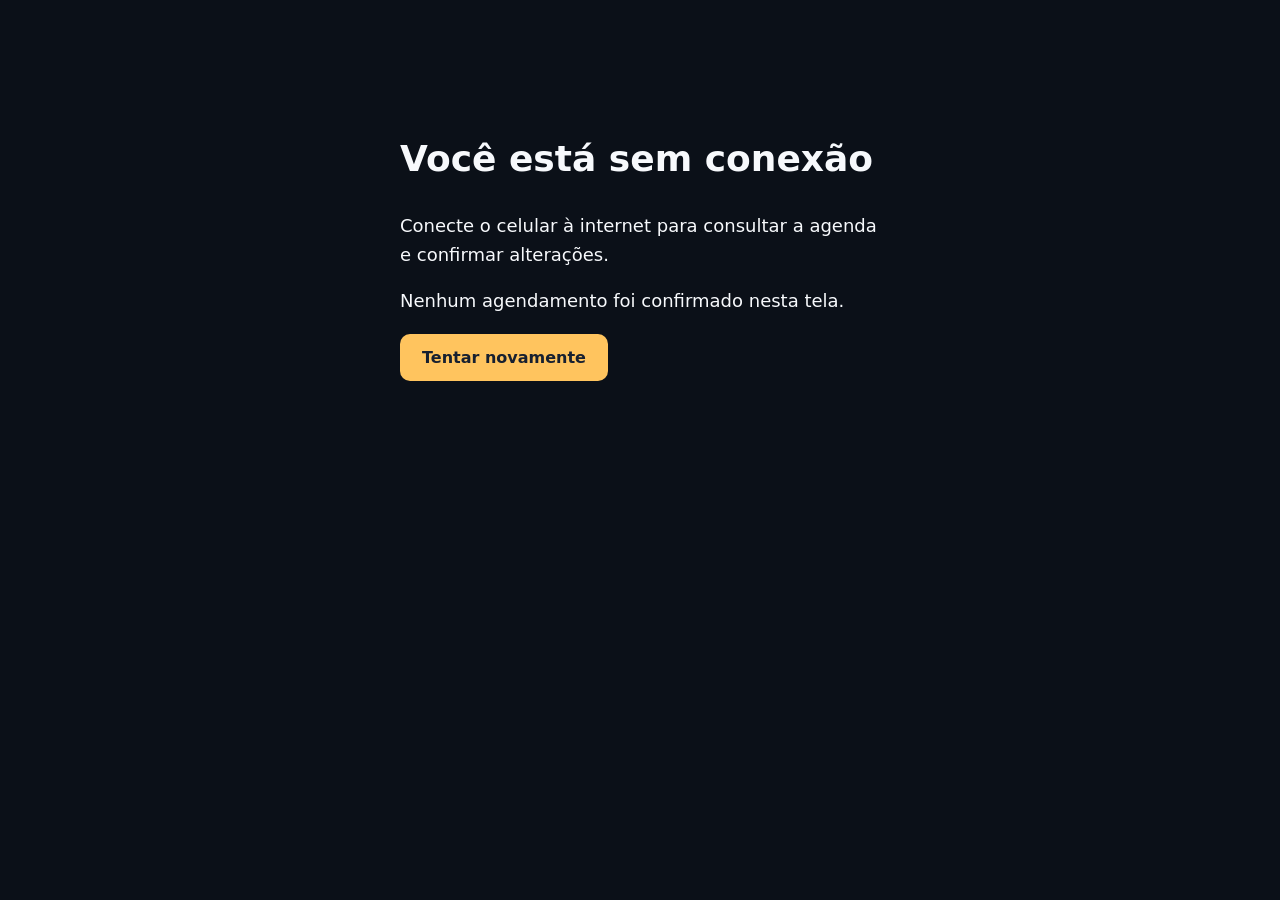
<file: offline.html>
<!doctype html>
<html lang="pt-BR"><head><meta charset="utf-8"><meta name="viewport" content="width=device-width,initial-scale=1"><meta name="theme-color" content="#0b1018"><title>Sem conexão · BarberSaaS</title><style>body{background:#0b1018;color:#f7f9fc;font:18px/1.6 system-ui;margin:0;padding:40px 24px}main{max-width:480px;margin:10vh auto}button{background:#ffc45e;color:#172030;border:0;padding:14px 22px;border-radius:10px;font:600 16px system-ui}</style></head><body><main><h1>Você está sem conexão</h1><p>Conecte o celular à internet para consultar a agenda e confirmar alterações.</p><p>Nenhum agendamento foi confirmado nesta tela.</p><button onclick="location.reload()">Tentar novamente</button></main></body></html>
</file>
<file: design-system.css>
:root{--bg:var(--tone-090909,#090909);--card:var(--tone-141414,#141414);--surface:var(--tone-1b1b1b,#1b1b1b);--line:var(--tone-2b2b2b,#2b2b2b);--muted:var(--tone-a4a4a4,#a4a4a4);--gold:#dfa94d;--green:var(--tone-80cba2,#80cba2);--on-accent:var(--tone-090909,#090909);--radius:16px;--space-1:4px;--space-2:8px;--space-3:12px;--space-4:16px;--space-6:24px;--space-8:32px}
body{background:var(--bg);color:var(--tone-f5f5f5,#f5f5f5);font-family:Inter,ui-sans-serif,system-ui,-apple-system,BlinkMacSystemFont,"Segoe UI",sans-serif}h1,h2,h3{letter-spacing:-.035em}button,.button{border-radius:11px;min-height:48px;background:var(--gold);color:var(--on-accent);font-weight:650;gap:8px;transition:background .15s,border-color .15s}button:disabled{opacity:.4;cursor:not-allowed}.secondary{background:var(--tone-222,#222);color:var(--tone-eee,#eee);border:1px solid var(--line)}.danger{background:var(--tone-4c2222,#4c2222);color:var(--tone-ffdada,#ffdada)}.active{background:var(--gold);color:var(--on-accent)}input,select,textarea{background:var(--tone-0c0c0c,#0c0c0c);border-color:var(--line);border-radius:11px;min-height:48px}.card{background:var(--card);border-color:var(--line);border-radius:var(--radius)}.notice{background:var(--tone-24211b,#24211b);border:1px solid var(--tone-52432c,#52432c)}.error{background:var(--tone-341d1d,#341d1d);border-color:var(--tone-643131,#643131)}.badge{background:var(--tone-262626,#262626)}.price{letter-spacing:-.04em}.appointment,.service-choice,.hour-choice,.booking-review{background:var(--card)}.service-choice.selected,.hour-choice.selected{background:var(--tone-27221a,#27221a)}.booking-help{color:var(--muted)}.ui-icon{width:21px;height:21px;flex-shrink:0}.ui-icon-button{padding:0;width:42px;min-height:42px}.ui-avatar{width:48px;height:48px;border-radius:50%;display:inline-grid;place-items:center;background:var(--tone-28251e,#28251e);border:1px solid var(--tone-4a4030,#4a4030);color:var(--gold);font-weight:700;flex-shrink:0;overflow:hidden}.ui-avatar.large{width:84px;height:84px;font-size:27px}.ui-avatar img{width:100%;height:100%;object-fit:cover}.ui-choice{width:100%;text-align:left;background:var(--card);color:var(--tone-f5f5f5,#f5f5f5);border:1px solid var(--line);display:flex;gap:14px;justify-content:flex-start;padding:16px;margin:0}.ui-choice.selected{border-color:var(--gold);background:var(--tone-211e17,#211e17)}.ui-choice-icon{display:grid;place-items:center;width:48px;height:48px;flex-shrink:0;border-radius:12px;background:var(--tone-242424,#242424);color:var(--gold)}.ui-choice-text{display:grid;gap:3px;flex:1;min-width:0}.ui-choice-text strong{font-size:15px;overflow-wrap:anywhere}.ui-choice-text small{font-size:12px;font-weight:400}.ui-choice-text b{font-size:14px;font-weight:600}.ui-choice-mark{color:var(--gold);display:grid;place-items:center}.ui-empty{text-align:center;padding:28px 16px;color:var(--muted)}.ui-empty .ui-icon{display:block;margin:0 auto 12px;width:30px;height:30px}.ui-empty strong{display:block;color:var(--tone-eee,#eee)}.ui-empty p{font-size:14px;margin:8px 0}.ui-loading{display:flex;gap:12px;align-items:center;padding:24px 0;color:var(--muted);font-size:14px}.ui-spinner{width:20px;height:20px;border:2px solid var(--line);border-top-color:var(--gold);border-radius:50%;animation:ui-spin .8s linear infinite}@keyframes ui-spin{to{transform:rotate(360deg)}}
.customer-view header{max-width:560px;margin:auto;padding:14px 20px;border:none}.customer-view header .brand{font-size:14px;color:var(--muted)}.customer-view header .button{background:none;border:0;color:var(--muted);font-size:11px;padding:4px}.customer-view main{max-width:560px;padding:0 20px 36px}.customer-view footer{max-width:560px;margin:auto;font-size:11px}.customer-view #mensagem{margin-top:16px}.booking-shell{max-width:none}.shop-hero{position:relative;border:1px solid var(--line);border-radius:20px;overflow:hidden;background:radial-gradient(ellipse at 85% 0%,var(--tone-413320,#413320) 0,transparent 55%),linear-gradient(135deg,var(--tone-1c1b18,#1c1b18),var(--tone-0b0b0b,#0b0b0b));margin-bottom:28px}.shop-cover{width:100%;height:220px;display:block;object-fit:cover}.shop-identity{position:relative;padding:28px 24px}.shop-cover+.shop-identity{margin-top:-44px;background:linear-gradient(transparent,var(--tone-101010,#101010) 48px);padding-top:0}.shop-identity .ui-avatar{margin-bottom:14px;box-shadow:0 0 0 5px var(--tone-111,#111)}.shop-identity h1{font-size:30px;line-height:1.12;margin:4px 0 12px}.shop-identity p{color:var(--muted);margin:8px 0;font-size:14px}.shop-identity .wide{margin-top:22px}.shop-contact{display:grid;grid-template-columns:repeat(3,1fr);border-top:1px solid var(--line);padding:18px 8px}.shop-contact a{display:grid;place-items:center;gap:8px;text-decoration:none;color:var(--tone-ddd,#ddd);font-size:11px;min-height:44px}.shop-contact a:hover{color:var(--gold)}.shop-section-heading{font-size:20px;margin:24px 0 16px}.shop-service-list{display:grid;gap:10px}.shop-details{margin-top:24px;padding:16px 0;border-top:1px solid var(--line);color:var(--muted);font-size:13px}.shop-details summary{cursor:pointer;color:var(--tone-ddd,#ddd)}.shop-hours{display:flex;justify-content:space-between;gap:16px;padding:8px 0}.booking-progress{display:grid;grid-template-columns:repeat(5,minmax(0,1fr));gap:4px;margin:16px 0 26px}.booking-progress li{display:grid;justify-items:center;gap:6px;font-size:10px;text-align:center;min-width:0}.booking-progress li span{width:22px;height:22px;font-size:10px}.booking-progress .current span{color:var(--on-accent)}.booking-progress .done span{border-color:var(--gold);color:var(--gold)}.customer-view .booking-card{padding:0;background:none;border:0;border-radius:0}.booking-card h2{font-size:23px;margin:0 0 8px}.booking-card>.booking-stage>.muted{font-size:13px;margin:0 0 20px}.booking-back{display:inline-flex;gap:6px;align-items:center;background:none;color:var(--tone-ddd,#ddd);padding:0;min-height:44px;margin:4px 0 12px;font-size:13px}.booking-card .service-options,.booking-card .professional-options{display:grid;gap:10px;margin:0 0 24px}.booking-card .wide{margin-top:20px}.booking-card label{font-weight:500;color:var(--tone-ddd,#ddd)}.booking-card .row{flex-wrap:nowrap}.ui-calendar{border:1px solid var(--line);border-radius:var(--radius);background:var(--card);padding:16px;margin:20px 0}.ui-calendar-heading{display:flex;justify-content:space-between;align-items:center;gap:8px;margin-bottom:16px}.ui-calendar-heading strong{text-transform:capitalize;font-size:14px}.ui-calendar-grid{display:grid;grid-template-columns:repeat(7,minmax(0,1fr));gap:4px}.ui-weekday{text-align:center;font-size:9px;color:var(--muted);padding:6px 0}.ui-day{background:none;color:var(--tone-ddd,#ddd);padding:0;min-height:40px;border-radius:9px;font-size:13px}.ui-day.selected{background:var(--gold);color:var(--on-accent)}.ui-day:disabled{opacity:.22}.ui-calendar-note{font-size:11px;margin:14px 0 0}.booking-card .hour-options{display:grid;grid-template-columns:repeat(3,minmax(0,1fr));gap:8px;min-height:0;margin:12px 0}.hour-choice{min-width:0;padding:8px;background:var(--tone-202020,#202020);border:1px solid var(--line);color:var(--tone-eee,#eee);font-size:14px;min-height:44px}.hour-choice.selected{background:var(--gold);color:var(--on-accent);border-color:var(--gold)}.hour-options .ui-loading,.hour-options .ui-empty,.hour-options .hour-error{grid-column:1/-1}.hour-error{padding:16px;background:var(--tone-2c1b1b,#2c1b1b);border-radius:12px}.booking-review{border:1px solid var(--line);border-left:1px solid var(--line);padding:20px;margin:0 0 24px}.review-service{display:flex;gap:14px;align-items:center;border-bottom:1px solid var(--line);padding-bottom:16px;margin-bottom:16px}.review-service strong{display:block}.review-service small{display:block;margin-top:4px}.review-fact{display:flex;gap:12px;align-items:center;padding:10px 0}.review-fact .ui-icon{color:var(--muted)}.review-fact small{display:block;font-size:11px}.review-fact strong{font-size:14px;font-weight:550;overflow-wrap:anywhere}.booking-contact-review{border-top:1px solid var(--line);margin-top:12px;padding-top:12px}.booking-privacy{font-size:11px;color:var(--muted);text-align:center;margin:16px 0}.booking-privacy a{color:inherit}.confirmation-card{padding:28px 20px}.confirmation-icon{background:var(--tone-1f2c22,#1f2c22)}.confirmation-card h2{font-size:26px}.confirmation-card .booking-review{text-align:left;margin-top:24px}.confirmation-card .confirmation-date{font-size:20px}.customer-view .booking-help{font-size:12px;margin:28px 0 0}
.shop-identity .ui-avatar{display:grid}.shop-contact{grid-template-columns:repeat(auto-fit,minmax(90px,1fr))}.shop-contact:empty{display:none}.shop-identity .eyebrow{display:block;margin:20px 0 10px}
.image-editors{display:grid;grid-template-columns:repeat(2,minmax(0,1fr));gap:20px;margin-top:16px}.image-editor{border:1px solid var(--line);border-radius:14px;padding:16px;min-width:0}.image-editor h3{margin:0 0 16px}.image-preview{display:grid;place-items:center;background:var(--tone-0b0b0b,#0b0b0b);border:1px dashed var(--line);border-radius:12px;overflow:hidden;height:160px;margin-bottom:16px}.image-preview img{width:100%;height:100%;object-fit:contain}.image-preview.capa img{object-fit:cover}.image-preview span{display:grid;justify-items:center;gap:10px;color:var(--muted)}.image-actions{gap:8px}.image-actions button{font-size:12px;padding:8px 12px}.image-feedback{font-size:12px}.upload-error{color:var(--tone-ffb8b8,#ffb8b8)}.image-link{font-size:12px}.image-link summary{cursor:pointer;color:var(--muted);padding:8px 0}.image-link label{margin-top:10px}.image-editor input[type=file]{display:none}@media(max-width:700px){.image-editors{grid-template-columns:1fr}.image-actions{flex-wrap:wrap!important}}
/* Componentes de layout reservados às próximas etapas. */
.ui-sidebar{width:220px;background:var(--tone-101010,#101010);border-right:1px solid var(--line);padding:24px 16px}.ui-bottom-nav{position:fixed;bottom:0;left:0;right:0;display:flex;justify-content:space-around;background:var(--tone-101010,#101010);border-top:1px solid var(--line);padding:10px 8px max(10px,env(safe-area-inset-bottom));z-index:20}.ui-table{width:100%;border-collapse:collapse}.ui-table th,.ui-table td{padding:14px;text-align:left;border-bottom:1px solid var(--line)}.ui-modal{background:var(--card);color:var(--tone-eee,#eee);border:1px solid var(--line);border-radius:20px;max-width:520px;width:calc(100% - 32px);padding:24px}.ui-modal::backdrop{background:#000b}.ui-chart{width:100%;height:auto;display:block}
@media(min-width:700px){.customer-view main{padding-top:20px}.shop-cover{height:260px}.booking-card h2{font-size:28px}.customer-view .booking-card{padding:28px;background:var(--card);border:1px solid var(--line);border-radius:20px}.booking-progress li{font-size:11px}.ui-bottom-nav{display:none}}
@media(prefers-reduced-motion:reduce){*{scroll-behavior:auto!important;transition:none!important}.ui-spinner{animation:none}}
</file>
<file: workspace.css>
/* Camada visual comum: operação, administração, acesso e área pública. */
:root{--bg:var(--tone-0b0c0d,#0b0c0d);--card:var(--tone-141618,#141618);--surface:var(--tone-1c1f22,#1c1f22);--line:var(--tone-2a2e32,#2a2e32);--muted:var(--tone-afb5bb,#afb5bb);--text:var(--tone-f2f3f4,#f2f3f4);--positive:var(--tone-8bd4aa,#8bd4aa);--negative:var(--tone-ffb0b0,#ffb0b0);--warning:var(--tone-f4cc7c,#f4cc7c);--accent-text:#dfa94d;--radius:14px;--shadow:0 4px 20px #0002;--sidebar-width:236px}
*{box-sizing:border-box}body{color:var(--text);font-size:15px;line-height:1.55}h1,h2,h3{line-height:1.22;margin-top:0}h1{font-size:32px}h2{font-size:22px}h3{font-size:17px}p{overflow-wrap:anywhere}button,.button{font-family:inherit;font-size:14px;font-weight:600;line-height:1.3;min-height:44px;max-width:100%;border-radius:10px;white-space:normal}button:hover:not(:disabled),.button:hover{filter:brightness(1.08)}button:disabled{cursor:not-allowed}input,select,textarea{font-size:16px;min-width:0;max-width:100%;min-height:46px;border:1px solid var(--line);color:var(--text)}input[type=checkbox]{min-height:20px;min-width:20px;width:20px;accent-color:var(--gold)}input[type=color]{padding:5px}textarea{min-height:100px}label{line-height:1.5}input:focus-visible,select:focus-visible,textarea:focus-visible,button:focus-visible,a:focus-visible,summary:focus-visible,[tabindex]:focus-visible{outline:2px solid var(--accent-text);outline-offset:4px}input:user-invalid,select:user-invalid{border-color:var(--negative)}.card{box-shadow:var(--shadow);padding:24px;border-radius:var(--radius)}.secondary{background:var(--tone-202326,#202326);color:var(--text);border:1px solid var(--line)}.danger{background:var(--tone-3b2327,#3b2327);color:var(--negative);border:1px solid var(--tone-6b373d,#6b373d)}.success{color:var(--positive)}.eyebrow,.linkbox,.appointment-time,.ui-choice-mark,.ui-choice-icon,.ui-avatar{color:var(--accent-text)}a:not(.button){color:var(--accent-text)}.badge{display:inline-flex;align-items:center;gap:5px;border-radius:6px;font-weight:600;font-size:11px;padding:5px 9px;background:var(--tone-25282b,#25282b);color:var(--tone-d4d9dd,#d4d9dd)}.badge.agendado,.badge.low{background:var(--tone-352c1c,#352c1c);color:var(--warning)}.badge.concluido,.badge.ok{background:var(--tone-1b3328,#1b3328);color:var(--positive)}.badge.cancelado,.badge.cancelled,.badge.zero{background:var(--tone-3b2327,#3b2327);color:var(--negative)}.badge.info{color:var(--tone-cbd2dc,#cbd2dc);background:var(--tone-282d35,#282d35)}.muted,small{color:var(--muted)}.ui-modal{width:min(720px,calc(100% - 32px));max-width:720px;max-height:90dvh;overflow:auto;padding:26px}.ui-modal::backdrop{background:#000b}.modal-heading{display:flex;justify-content:space-between;align-items:flex-start;gap:16px;margin-bottom:20px}.modal-heading h2{margin:4px 0}.modal-actions{display:flex;justify-content:flex-end;gap:12px;flex-wrap:wrap;margin-top:24px}.modal-body{min-width:0}.modal-body .metrics{margin:20px 0}.modal-body label{display:block}.app-toast{display:flex;gap:16px;align-items:center;background:var(--tone-20332a,#20332a);border:1px solid var(--tone-426f55,#426f55);border-radius:12px;color:var(--tone-e1f7e9,#e1f7e9);padding:14px 16px;box-shadow:var(--shadow);font-size:14px}.app-toast.is-error{background:var(--tone-3b2327,#3b2327);border-color:var(--tone-764149,#764149);color:var(--tone-ffe3e3,#ffe3e3)}#app-toast{position:fixed;top:18px;right:20px;z-index:150;width:min(460px,calc(100% - 40px))}.toast-close{flex:none;color:inherit;background:none;min-height:36px;padding:4px;width:36px}.ui-loading{background:var(--card);border-radius:12px;padding:24px;min-height:90px}.ui-loading:after{content:'';height:8px;flex:1;max-width:180px;border-radius:4px;background:var(--line);animation:soft-pulse 1.2s ease-in-out infinite alternate}@keyframes soft-pulse{to{opacity:.35}}.ui-empty{padding:24px 16px}.empty-state{text-align:center}.empty-state .button{margin-bottom:8px}.ui-table{font-size:14px}.table-wrap{max-width:100%;overflow:auto}progress{accent-color:var(--gold);height:8px;border:0}.skip-link{position:fixed;left:10px;top:-100px;z-index:200;padding:12px;background:var(--card)}.skip-link:focus{top:10px}
.workspace>header{display:none}.workspace>main,.workspace>.shell{max-width:none;margin-left:var(--sidebar-width);padding:88px 32px 40px;min-height:calc(100dvh - 60px)}.workspace>.shell{display:block}.workspace>.shell>main{padding:0}.workspace>.shell>#navigation{display:none}.workspace>footer{margin-left:var(--sidebar-width);padding:20px 32px}.workspace>#message{margin:0 24px 0 calc(var(--sidebar-width) + 24px)}.workspace #mensagem{scroll-margin-top:90px}.app-sidebar{position:fixed;inset:0 auto 0 0;width:var(--sidebar-width);background:var(--tone-101214,#101214);border-right:1px solid var(--line);padding:22px 14px;display:flex;flex-direction:column;z-index:35}.shell-brand{display:flex;gap:12px;align-items:center;padding:0 8px 22px;text-decoration:none;min-width:0}.shell-brand>span:last-child{display:grid;gap:3px;min-width:0}.shell-brand strong{font-size:14px;line-height:1.3;color:var(--text);overflow-wrap:anywhere}.shell-brand small{font-size:11px}.shell-brand .ui-avatar{width:40px;height:40px;font-size:13px}.shell-collapse{align-self:flex-start;margin:0 6px 16px;padding:8px 12px;font-size:11px}.app-sidebar nav{display:block;flex:1;overflow-y:auto;overflow-x:hidden;margin:0;min-height:0;padding:0;border:0}.shell-group{margin-bottom:22px}.shell-group-label{display:block;text-transform:uppercase;font-size:10px;letter-spacing:1.5px;padding:0 14px;margin-bottom:7px}.shell-link{display:flex;align-items:center;gap:12px;min-height:44px;padding:10px 14px;border-radius:9px;text-decoration:none;color:var(--muted)!important;font-size:13px;font-weight:550;min-width:0}.shell-link.selected{color:var(--on-accent)!important;background:var(--gold)}.shell-link:hover:not(.selected){background:var(--tone-202326,#202326);color:var(--text)!important}.shell-link .ui-icon{width:19px;height:19px}.shell-help{display:flex;align-items:center;gap:12px;padding:12px 14px;text-decoration:none;font-size:12px;border-top:1px solid var(--line)}.app-topbar{position:fixed;top:0;left:var(--sidebar-width);right:0;height:60px;display:flex;align-items:center;gap:16px;z-index:25;padding:0 32px;background:var(--tone-0e1011,#0e1011);border-bottom:1px solid var(--line)}.shell-shop-name{font-size:13px;font-weight:600;overflow:hidden;text-overflow:ellipsis;white-space:nowrap}.shell-role{font-size:11px;color:var(--muted);margin-left:auto}.app-topbar>a{display:grid;place-items:center;min-height:44px;min-width:44px}.app-bottom{display:none}.sidebar-small{--sidebar-width:78px}.sidebar-small .shell-brand>span:last-child,.sidebar-small .shell-link span,.sidebar-small .shell-group-label,.sidebar-small .shell-help span,.sidebar-small .shell-collapse span{display:none}.sidebar-small .shell-link,.sidebar-small .shell-brand,.sidebar-small .shell-help{padding:12px;justify-content:center}.sidebar-small .shell-collapse{padding:10px;margin-left:2px}.more-menu{display:grid;grid-template-columns:1fr 1fr;gap:8px;margin:0}.more-menu .shell-link{border:1px solid var(--line)}.page-heading{display:flex;align-items:center;justify-content:space-between;gap:20px;margin:0 0 28px}.page-heading h1{font-size:30px;margin:8px 0}.page-heading p{margin:0;font-size:14px}.page-actions{display:flex;gap:10px;flex-wrap:wrap}.workspace .metrics{display:grid;grid-template-columns:repeat(auto-fit,minmax(155px,1fr));gap:14px;margin:20px 0 28px}.metric{display:grid;gap:10px;align-content:start;margin:0!important;padding:20px}.metric>small{font-size:12px}.metric>strong{font-size:28px;letter-spacing:-.04em;line-height:1.2;overflow-wrap:anywhere}.metric>span{font-size:11px}.dashboard-grid{display:grid;grid-template-columns:minmax(0,1.6fr) minmax(270px,1fr);gap:22px}.section-heading{display:flex;align-items:center;justify-content:space-between;gap:16px;margin-bottom:18px}.section-heading h2{font-size:18px;margin:0}.section-heading a,.section-heading button{font-size:12px}.next-client{border-color:color-mix(in srgb,var(--gold) 40%,var(--line));padding:26px}.next-client-time{font-size:44px;font-weight:750;letter-spacing:-2px;line-height:1.1;margin:18px 0}.next-client-person{display:flex;gap:14px;align-items:center;margin:18px 0}.next-client-person h2{margin:0 0 5px}.quick-actions{display:flex;gap:10px;flex-wrap:wrap;margin:18px 0 26px}.quick-actions .button,.quick-actions button{font-size:13px}.compact-list{display:grid;gap:0}.compact-item{display:flex;align-items:center;gap:14px;padding:16px 0;border-bottom:1px solid var(--line);text-align:left;background:none;color:var(--text);border-radius:0;justify-content:flex-start;width:100%;font-weight:400}.compact-item:last-child{border-bottom:0}.compact-item .item-main{flex:1;min-width:0}.compact-item strong{display:block;font-size:14px}.compact-item small{display:block;font-size:12px;margin-top:3px}.compact-item .time{font-weight:700;font-size:16px;color:var(--accent-text)}.compact-item .badge{flex:none}.quick-link{background:none;color:var(--accent-text);padding:0;font-size:13px}.toolbar{display:flex;align-items:end;gap:12px;flex-wrap:wrap;margin-bottom:24px}.toolbar label{margin:0;min-width:130px;flex:1}.toolbar .search-field{flex:2;min-width:180px}.segmented{display:inline-flex;gap:4px;border:1px solid var(--line);background:var(--tone-121416,#121416);padding:4px;border-radius:10px}.segmented button{background:none;color:var(--muted);font-size:12px;padding:8px 15px;min-height:36px}.segmented button.active{background:var(--gold);color:var(--on-accent)}.agenda-timeline{display:grid;gap:12px}.agenda-timeline .appointment{margin:0}.appointment-time{font-size:24px}.appointment .primary-detail{background:none;border:0;padding:0;color:var(--text);font-size:17px;min-height:32px;justify-content:flex-start}.appointment .row{margin-top:10px}.appointment .appointment-actions .secondary{background:none;font-size:12px}.appointment.cancelado{opacity:.7}.agenda-day-heading{font-size:15px;margin:20px 0 4px}.agenda-columns{display:grid;grid-template-columns:repeat(auto-fit,minmax(min(100%,260px),1fr));gap:16px}.agenda-column{min-width:0}.agenda-column-title{display:flex;gap:10px;align-items:center;margin-bottom:15px;font-size:14px}.agenda-columns .appointment{grid-template-columns:60px 1fr;gap:10px;padding:16px}.agenda-columns .appointment-time{font-size:20px}.agenda-empty{border:1px dashed var(--line);border-radius:12px;padding:22px;text-align:center;color:var(--muted)}.floating-add{display:none}.client-grid,.team-grid{display:grid;grid-template-columns:repeat(auto-fit,minmax(min(100%,290px),1fr));gap:18px}.client-card{display:flex;gap:14px;align-items:center;text-align:left;background:var(--card);border:1px solid var(--line);color:var(--text);padding:22px;font-weight:400}.client-card>span:last-child{flex:1;min-width:0}.client-card strong,.client-card small{display:block}.client-card small{font-size:12px;margin-top:5px}.detail-facts{display:grid;grid-template-columns:1fr 1fr;gap:12px;margin:20px 0}.detail-facts>div{background:var(--tone-101214,#101214);border:1px solid var(--line);border-radius:10px;padding:14px;min-width:0}.detail-facts small,.detail-facts strong{display:block}.detail-facts strong{margin-top:5px;font-size:15px;overflow-wrap:anywhere}.report-bars{display:grid;gap:16px}.report-row{display:grid;grid-template-columns:minmax(100px,1fr) 2fr auto;gap:14px;align-items:center;font-size:13px}.report-track{height:7px;border-radius:4px;background:var(--line);overflow:hidden}.report-track>span{display:block;height:100%;background:var(--gold);border-radius:4px}.report-note{border-left:2px solid var(--line);padding-left:16px;font-size:13px;color:var(--muted)}.config-tabs{display:flex;gap:8px;flex-wrap:wrap;margin-bottom:24px}.config-tabs button{font-size:12px}.config-tabs button[aria-current=step]{background:var(--gold);color:var(--on-accent)}#config-form>div.card[hidden]{display:none}#config-form{max-width:850px}#config-form .entry{background:var(--tone-111315,#111315);border:1px solid var(--line);border-radius:10px;padding:16px}.config-save{position:sticky;bottom:20px;z-index:8;background:var(--card);padding:14px;border:1px solid var(--line);border-radius:12px}.config-save button{width:100%}.onboarding-strip{display:flex;gap:20px;align-items:center;justify-content:space-between;padding:20px;margin-bottom:24px;background:var(--tone-1c1b16,#1c1b16);border:1px solid var(--tone-494131,#494131);border-radius:12px}.onboarding-strip p{font-size:13px;margin:4px 0}.onboarding-strip progress{width:160px;max-width:100%}.booking-wizard-progress{display:flex;gap:8px;margin-bottom:24px}.booking-wizard-progress span{height:4px;background:var(--line);flex:1;border-radius:4px}.booking-wizard-progress span.done{background:var(--gold)}.step-heading{font-size:12px;color:var(--muted);margin-bottom:8px}.choice-grid{display:grid;gap:10px}.choice-grid .ui-choice{min-height:68px}.profile-header{display:flex;align-items:center;gap:16px;margin-bottom:24px}.profile-header h1{margin:0 0 8px}.config-links{margin-top:20px}.legal-view{max-width:850px}.customer-view #app-toast{top:auto;bottom:20px}.customer-view main{padding-bottom:40px}.customer-view .shop-hero{background:var(--tone-141618,#141618)}.customer-view .shop-cover+.shop-identity{background:linear-gradient(transparent,var(--tone-141618,#141618) 48px)}.customer-view .shop-identity .ui-avatar{box-shadow:0 0 0 5px var(--tone-141618,#141618)}.narrow{padding:32px}.hero h1{font-size:clamp(36px,5vw,60px)}
@media(min-width:1600px){.workspace>main,.workspace>.shell{padding-left:48px;padding-right:48px}.workspace #conteudo,.workspace #content{max-width:1450px;margin:auto}}
@media(max-width:1100px){.dashboard-grid{grid-template-columns:1fr}.workspace>main,.workspace>.shell{padding-left:24px;padding-right:24px}.page-heading{align-items:flex-start}.page-heading h1{font-size:28px}}
@media(max-width:800px){.workspace{--sidebar-width:0px}.app-sidebar{display:none}.workspace>main,.workspace>.shell{padding:80px 16px 110px;margin-left:0}.workspace>footer{margin-left:0;padding:20px 16px 100px}.app-topbar{left:0;padding:0 16px}.app-bottom{position:fixed;bottom:0;left:0;right:0;z-index:40;background:var(--tone-111315,#111315);border-top:1px solid var(--line);display:flex;justify-content:space-around;gap:0;padding:8px 4px max(8px,env(safe-area-inset-bottom));margin:0}.app-bottom .shell-link,.app-bottom>button{display:flex;flex:1;flex-direction:column;justify-content:center;align-items:center;gap:5px;padding:6px 2px;min-height:50px;min-width:0;font-size:10px;border-radius:8px;background:none;color:var(--muted)}.app-bottom .shell-link.selected{background:var(--tone-24221c,#24221c);color:var(--accent-text)!important}.app-bottom .ui-icon{width:21px;height:21px}.page-heading{display:block;margin-bottom:22px}.page-heading h1{font-size:27px}.page-actions{margin-top:18px}.page-heading p{font-size:13px}.workspace .metrics{grid-template-columns:repeat(2,minmax(0,1fr));gap:10px;margin:18px 0 24px}.metric{padding:17px}.metric>strong{font-size:25px}.metric>small{font-size:11px}.card{padding:20px}.toolbar{gap:10px}.toolbar label{min-width:120px}.agenda-columns{display:block}.agenda-column{margin-bottom:22px}.appointment{padding:16px;grid-template-columns:56px 1fr;gap:12px}.appointment-time{font-size:21px}.appointment .primary-detail{font-size:16px}.floating-add{display:flex;position:fixed;bottom:90px;right:18px;z-index:30;width:54px;height:54px;padding:0;border-radius:17px;box-shadow:0 4px 20px #0007}.config-save{bottom:82px}.config-tabs{gap:6px}.config-tabs button{font-size:11px;padding:10px 12px}.onboarding-strip{display:block}.onboarding-strip button{margin-top:14px}.detail-facts{gap:10px}.detail-facts>div{padding:12px}.ui-modal{padding:20px;max-height:calc(100dvh - 32px)}.ui-modal h2{font-size:21px}.modal-actions{display:grid;grid-template-columns:1fr 1fr}.modal-actions>*{width:100%}.report-row{grid-template-columns:minmax(0,1fr) auto;gap:8px}.report-track{grid-row:2;grid-column:1/-1}.table-wrap{overflow:visible}.ui-table thead{position:absolute;width:1px;height:1px;overflow:hidden;clip-path:inset(50%)}.ui-table,.ui-table tbody,.ui-table tr,.ui-table td{display:block;width:100%}.ui-table tr{padding:14px;border:1px solid var(--line);border-radius:12px;margin-bottom:12px;background:var(--card)}.ui-table td{display:grid;grid-template-columns:100px minmax(0,1fr);gap:12px;padding:8px 0;border:0;min-width:0;overflow-wrap:anywhere}.ui-table td:before{content:attr(data-label);color:var(--muted);font-size:11px}#app-toast{top:68px;right:16px;width:calc(100% - 32px)}.more-menu{grid-template-columns:1fr 1fr}.grid{gap:16px}.narrow{padding:24px}.shell-role{max-width:120px;overflow:hidden;text-overflow:ellipsis;white-space:nowrap}}
@media(max-width:380px){.workspace>main,.workspace>.shell{padding-left:12px;padding-right:12px}.metric{padding:14px}.metric>strong{font-size:22px}.more-menu{grid-template-columns:1fr}.appointment .appointment-actions{display:grid;grid-template-columns:1fr}.toolbar .search-field{min-width:100%}.detail-facts{grid-template-columns:1fr}}
@media(prefers-reduced-motion:reduce){*,*:before,*:after{animation:none!important;transition:none!important;scroll-behavior:auto!important}}

/* Catálogo e caixa compartilham a mesma linguagem visual do painel. */
.app-bottom{min-height:0;flex-direction:row;top:auto;border-right:0}.more-menu{min-height:0;position:static;overflow:visible;padding:0;background:none;border:0}.app-sidebar nav{position:static;background:none}.stock-card.low{border-color:var(--tone-685231,#685231);background:var(--card);color:var(--text)}.stock-card.zero{border-color:var(--tone-633b42,#633b42);background:var(--card);color:var(--text)}[id^=admin-]{scroll-margin-top:80px}
.product-placeholder{height:110px;background:var(--tone-1a1d20,#1a1d20);border-radius:10px;display:grid;place-items:center;margin-bottom:18px;color:var(--muted)}.product-placeholder .ui-icon{width:32px;height:32px}.workspace .product>img{width:100%;height:140px;object-fit:cover;border-radius:10px}.workspace .product>div:not(.row):not(.product-placeholder){padding:12px 0;border-bottom:1px solid var(--line)}.workspace .product>div:last-child{border-bottom:0}.workspace .cart{top:80px;align-self:start}.workspace .cart-shortcut{bottom:90px}.form-section-title{margin-top:28px}.workspace .sale-layout{grid-template-columns:minmax(0,1fr) minmax(280px,360px)}.workspace .editor-grid>*{min-width:0}.workspace .grid{grid-template-columns:repeat(auto-fit,minmax(min(100%,240px),1fr))}.workspace .shell main{min-width:0}.ui-modal .editor-grid{gap:14px}.ui-modal .variant{padding:18px;background:var(--tone-111416,#111416);border-color:var(--line)}.ui-modal h3{margin-top:24px}.workspace .period label{min-width:130px}.app-toast[hidden]{display:none}.client-card>span{min-width:0}.client-card strong{overflow-wrap:anywhere}.ui-modal [role=alert]{margin-bottom:18px}.ui-modal .ui-choice{text-align:left}.ui-modal label{margin-bottom:16px}.more-menu .shell-link{min-height:48px}
@media(max-width:1100px){.workspace .sale-layout{grid-template-columns:1fr}.workspace .cart{position:static}.staff-home>div:last-child{grid-row:1}}
@media(max-width:800px){.workspace .cart-shortcut{bottom:88px}.workspace .metrics{grid-template-columns:repeat(2,minmax(0,1fr))}.workspace .metrics .metric:last-child:nth-child(odd){grid-column:1/-1}.workspace .stock-actions{display:grid;grid-template-columns:1fr 1fr;gap:8px}.compact-item{gap:10px}.compact-item .badge{font-size:10px;padding:4px 6px}.compact-item .time{font-size:14px}.compact-item small{line-height:1.4}.workspace .staff-home>div:last-child{order:-1}.workspace .app-bottom a{font-size:10px}.workspace .app-bottom{gap:2px}.workspace .app-bottom a span{white-space:normal;line-height:1.15;text-align:center}.workspace .grid{grid-template-columns:1fr}.workspace .editor-grid{grid-template-columns:1fr}.workspace .stock-form-actions{flex-wrap:wrap}.workspace .table-wrap{overflow:visible}}

.professional-photo{grid-column:1/-1;min-width:0;margin:16px 0;padding:16px;border:1px solid var(--line);border-radius:12px}.professional-photo h3{margin-top:0}.professional-photo .photo-preview{width:112px;height:112px;border-radius:50%;overflow:hidden}.professional-photo .photo-preview img{width:100%;height:100%;object-fit:cover}.professional-photo .image-actions{margin-top:12px}.ui-choice-icon .ui-avatar{width:40px;height:40px;min-width:40px}@media(max-width:600px){.professional-photo{padding:12px}.professional-photo .image-actions button{flex:1;min-width:110px}}

.barber-entry{grid-template-columns:1fr 1fr}.barber-entry>.remover{grid-column:1/-1;justify-self:start}

/* Avatar com geometria fixa. O enquadramento da foto nova já está no arquivo. */
.ui-avatar{aspect-ratio:1;min-width:48px;min-height:48px;flex:0 0 auto}
.ui-avatar.large{min-width:84px;min-height:84px}
.ui-avatar img{display:block;width:100%;height:100%;max-width:none;object-fit:cover;object-position:50% 50%;aspect-ratio:1}
.shell-brand .ui-avatar,.ui-choice-icon .ui-avatar{min-width:40px;min-height:40px}
.professional-photo .photo-preview{display:grid;place-items:center;aspect-ratio:1;flex:none}
.professional-photo .photo-preview>.ui-avatar{width:100%;height:100%;min-width:0;min-height:0;border:0;border-radius:50%;font-size:32px}
.professional-photo .photo-preview .ui-avatar img{object-fit:cover;object-position:center;max-width:none}
.photo-crop-dialog{width:min(460px,calc(100% - 24px));max-height:94dvh;background:var(--card);color:var(--text,var(--tone-f5f5f5,#f5f5f5));border:1px solid var(--line);border-radius:18px}
.photo-crop-dialog h2{font-size:22px}
.photo-crop-dialog p{font-size:14px}
.photo-crop-stage{display:grid;place-items:center;background:var(--bg);border:1px solid var(--line);border-radius:14px;padding:20px;overflow:hidden;margin:18px 0}
.photo-crop-stage canvas{display:block;width:min(260px,100%);height:auto;aspect-ratio:1;border-radius:50%;outline:2px solid var(--gold);outline-offset:2px;touch-action:none;cursor:grab;user-select:none}
.photo-crop-stage canvas:active{cursor:grabbing}
.photo-crop-dialog input[type=range]{padding:0;width:100%;accent-color:var(--gold);touch-action:pan-x}
.photo-crop-dialog .modal-actions{margin-top:16px}
.photo-crop-dialog .modal-actions button{flex:1;min-height:48px}
@media(max-width:420px){.photo-crop-dialog{padding:18px}.photo-crop-stage{padding:12px}.photo-crop-dialog h2{font-size:20px}}
</file>
<file: appearance.css>
/* Paleta por função visual; o tema escuro conserva os tons existentes. */
:root{--tone-090909:#090909;--tone-0a0a0a:#0a0a0a;--tone-0b0b0b:#0b0b0b;--tone-0c0c0c:#0c0c0c;--tone-0d1520:#0d1520;--tone-101010:#101010;--tone-111:#111;--tone-141414:#141414;--tone-141618:#141618;--tone-151e2b:#151e2b;--tone-0b0c0d:#0b0c0d;--tone-0b1018:#0b1018;--tone-0e1011:#0e1011;--tone-101214:#101214;--tone-111315:#111315;--tone-111416:#111416;--tone-121416:#121416;--tone-1a1d20:#1a1d20;--tone-1b1b1b:#1b1b1b;--tone-1c1f22:#1c1f22;--tone-202020:#202020;--tone-202326:#202326;--tone-222:#222;--tone-242424:#242424;--tone-25282b:#25282b;--tone-262626:#262626;--tone-282d35:#282d35;--tone-293951:#293951;--tone-243145:#243145;--tone-253246:#253246;--tone-2a2e32:#2a2e32;--tone-2a3748:#2a3748;--tone-2b2b2b:#2b2b2b;--tone-1c1b16:#1c1b16;--tone-1c1b18:#1c1b18;--tone-211e17:#211e17;--tone-24211b:#24211b;--tone-24221c:#24221c;--tone-27221a:#27221a;--tone-28251e:#28251e;--tone-302818:#302818;--tone-332d23:#332d23;--tone-352c1c:#352c1c;--tone-413320:#413320;--tone-494131:#494131;--tone-4a4030:#4a4030;--tone-52432c:#52432c;--tone-685231:#685231;--tone-192d21:#192d21;--tone-1b3328:#1b3328;--tone-1d3930:#1d3930;--tone-1f2c22:#1f2c22;--tone-1f3327:#1f3327;--tone-20332a:#20332a;--tone-41614a:#41614a;--tone-426f55:#426f55;--tone-2c1b1b:#2c1b1b;--tone-341d1d:#341d1d;--tone-382021:#382021;--tone-3b2327:#3b2327;--tone-422332:#422332;--tone-4c2222:#4c2222;--tone-4c2732:#4c2732;--tone-633b42:#633b42;--tone-643131:#643131;--tone-6b373d:#6b373d;--tone-764149:#764149;--tone-a4a4a4:#a4a4a4;--tone-aebccc:#aebccc;--tone-afb5bb:#afb5bb;--tone-cbd2dc:#cbd2dc;--tone-d4d9dd:#d4d9dd;--tone-ddd:#ddd;--tone-eee:#eee;--tone-f2f3f4:#f2f3f4;--tone-f5f5f5:#f5f5f5;--tone-f7f9fc:#f7f9fc;--tone-fff:#fff;--tone-6fe0b0:#6fe0b0;--tone-80cba2:#80cba2;--tone-8ad1a6:#8ad1a6;--tone-8bd4aa:#8bd4aa;--tone-e1f7e9:#e1f7e9;--tone-ffb0b0:#ffb0b0;--tone-ffb1b1:#ffb1b1;--tone-ffb8b8:#ffb8b8;--tone-ffc5ce:#ffc5ce;--tone-ffd0d9:#ffd0d9;--tone-ffd6df:#ffd6df;--tone-ffdada:#ffdada;--tone-ffe3e3:#ffe3e3;--tone-f1c56c:#f1c56c;--tone-f4cc7c:#f4cc7c}
html[data-theme=claro]{--tone-090909:#fff;--tone-0a0a0a:#fff;--tone-0b0b0b:#fff;--tone-0c0c0c:#fff;--tone-0d1520:#fff;--tone-101010:#fff;--tone-111:#fff;--tone-141414:#fff;--tone-141618:#fff;--tone-151e2b:#fff;--tone-0b0c0d:#f5f6f8;--tone-0b1018:#f5f6f8;--tone-0e1011:#f5f6f8;--tone-101214:#f0f2f5;--tone-111315:#f0f2f5;--tone-111416:#f0f2f5;--tone-121416:#f0f2f5;--tone-1a1d20:#f0f2f5;--tone-1b1b1b:#f0f2f5;--tone-1c1f22:#f0f2f5;--tone-202020:#f0f2f5;--tone-202326:#f0f2f5;--tone-222:#f0f2f5;--tone-242424:#f0f2f5;--tone-25282b:#f0f2f5;--tone-262626:#f0f2f5;--tone-282d35:#f0f2f5;--tone-293951:#f0f2f5;--tone-243145:#f0f2f5;--tone-253246:#f0f2f5;--tone-2a2e32:#d3d8de;--tone-2a3748:#d3d8de;--tone-2b2b2b:#d3d8de;--tone-1c1b16:#f9f0df;--tone-1c1b18:#f9f0df;--tone-211e17:#f9f0df;--tone-24211b:#f9f0df;--tone-24221c:#f9f0df;--tone-27221a:#f9f0df;--tone-28251e:#f9f0df;--tone-302818:#f9f0df;--tone-332d23:#f9f0df;--tone-352c1c:#f9f0df;--tone-413320:#f9f0df;--tone-494131:#dbbc7e;--tone-4a4030:#dbbc7e;--tone-52432c:#dbbc7e;--tone-685231:#dbbc7e;--tone-192d21:#e3f3e9;--tone-1b3328:#e3f3e9;--tone-1d3930:#e3f3e9;--tone-1f2c22:#e3f3e9;--tone-1f3327:#e3f3e9;--tone-20332a:#e3f3e9;--tone-41614a:#81af95;--tone-426f55:#81af95;--tone-2c1b1b:#fbe7e9;--tone-341d1d:#fbe7e9;--tone-382021:#fbe7e9;--tone-3b2327:#fbe7e9;--tone-422332:#fbe7e9;--tone-4c2222:#fbe7e9;--tone-4c2732:#fbe7e9;--tone-633b42:#d69ba3;--tone-643131:#d69ba3;--tone-6b373d:#d69ba3;--tone-764149:#d69ba3;--tone-a4a4a4:#53606e;--tone-aebccc:#53606e;--tone-afb5bb:#53606e;--tone-cbd2dc:#27313b;--tone-d4d9dd:#27313b;--tone-ddd:#27313b;--tone-eee:#27313b;--tone-f2f3f4:#171d24;--tone-f5f5f5:#171d24;--tone-f7f9fc:#171d24;--tone-fff:#171d24;--tone-6fe0b0:#126338;--tone-80cba2:#126338;--tone-8ad1a6:#126338;--tone-8bd4aa:#126338;--tone-e1f7e9:#126338;--tone-ffb0b0:#9c2334;--tone-ffb1b1:#9c2334;--tone-ffb8b8:#9c2334;--tone-ffc5ce:#9c2334;--tone-ffd0d9:#9c2334;--tone-ffd6df:#9c2334;--tone-ffdada:#9c2334;--tone-ffe3e3:#9c2334;--tone-f1c56c:#725014;--tone-f4cc7c:#725014;--on-accent:#090909;--accent-text:#795315;color-scheme:light}
html[data-theme=escuro]{--on-accent:#090909;color-scheme:dark}
html{background:var(--bg)}
body{transition:background-color .18s ease,color .18s ease}
[data-theme=claro] .eyebrow,[data-theme=claro] .linkbox,[data-theme=claro] a:not(.button),[data-theme=claro] details summary{color:var(--accent-text,#795315)}
.appearance-options{display:flex;gap:8px;flex-wrap:wrap}.appearance-options button[aria-pressed=true]{background:var(--gold);color:var(--on-accent);border-color:var(--gold)}
.appearance-section{margin:24px 0;border-top:1px solid var(--line);padding-top:22px}.appearance-feedback{font-size:13px;min-height:22px}.login-appearance{max-width:470px;margin:24px auto}
.qr-preview{display:block;width:min(100%,340px);height:auto;aspect-ratio:1;margin:24px auto;background:#fff;border-radius:8px}
.qr-card{max-width:760px}.qr-link{overflow-wrap:anywhere}.qr-actions{display:flex;gap:12px;flex-wrap:wrap}.qr-error{padding:14px;border:1px solid var(--negative);border-radius:10px}
@media(max-width:600px){.appearance-options{display:grid;grid-template-columns:repeat(3,1fr)}.appearance-options button{padding:12px 8px}.qr-actions>*{width:100%}}
@media(prefers-reduced-motion:reduce){body{transition:none}}
</file>
<file: mensalistas.css>
.monthly-tabs{margin-bottom:24px;flex-wrap:wrap}.monthly-grid{display:grid;grid-template-columns:repeat(auto-fit,minmax(min(100%,320px),1fr));gap:20px}.monthly-form{display:grid;gap:16px}.monthly-service-row{display:grid;grid-template-columns:2fr 1fr 1fr;gap:12px;align-items:center;padding:12px 0;border-bottom:1px solid var(--line)}.monthly-service-row input[type=number]{width:100%}.monthly-summary{padding:16px;background:var(--surface);border:1px solid var(--line);border-radius:14px;display:grid;gap:10px}.monthly-summary p{margin:0}.monthly-agenda{border-left:3px solid var(--accent-text);padding:8px 12px;margin:8px 0;display:block}.monthly-agenda small{display:block;margin-top:8px;color:var(--muted)}.monthly-actions{margin:16px 0}.monthly-event{padding:12px 0;border-bottom:1px solid var(--line);overflow-wrap:anywhere}.monthly-event summary{cursor:pointer}.monthly-ativa,.monthly-pago{color:var(--positive);background:var(--surface)}.monthly-vencimento_proximo,.monthly-pendente{color:var(--accent-text);background:var(--surface)}.monthly-pagamento_atrasado,.monthly-vencida{color:var(--negative);background:var(--surface)}.monthly-pausada{color:var(--text);background:var(--surface)}.monthly-aguardando_inicio,.monthly-cobranca_cancelada,.monthly-cancelada,.monthly-cancelado,.monthly-inativo,.monthly-arquivado{color:var(--muted);background:var(--surface)}@media(max-width:600px){.monthly-service-row{grid-template-columns:1fr 1fr}.monthly-service-row>label:first-child{grid-column:1/-1}.monthly-summary .row{align-items:flex-start}.monthly-summary strong{overflow-wrap:anywhere}.monthly-tabs button{flex:1 1 40%}.monthly-actions button{flex:1}.monthly-form fieldset{min-width:0;padding:12px}}
</file>
<file: promocoes.css>
.promotion-carousel{display:flex;gap:16px;overflow-x:auto;scroll-snap-type:x proximity;padding:4px 2px 16px}.promotion-carousel>.promotion-card{flex:0 0 min(340px,88%);scroll-snap-align:start;margin:0;padding:0;overflow:hidden}.promotion-image{display:block;width:100%;aspect-ratio:16/9;object-fit:cover;background:var(--card);border-bottom:1px solid var(--line)}.promotion-placeholder{display:grid;place-items:center;color:var(--gold);font-size:48px}.promotion-body{padding:20px}.promotion-body h3{margin:10px 0}.promotion-body p{overflow-wrap:anywhere}.promotion-body small{color:var(--muted)}.promotion-price{display:grid;gap:8px;margin:16px 0}.promotion-price del{color:var(--muted);font-size:14px}.promotion-price b{color:var(--gold);font-size:24px;margin-right:8px}.promotion-breakdown{display:grid;gap:6px;margin:12px 0;color:var(--text)}.promotion-breakdown small{font-size:12px;color:var(--muted);font-weight:400;white-space:normal}.promotion-admin-list{display:grid;gap:14px;margin:20px 0}.promotion-admin-list h2{overflow-wrap:anywhere}.promotion-table{overflow-x:auto}.promotion-table table{width:100%;border-collapse:collapse}.promotion-table th,.promotion-table td{text-align:left;padding:12px;border-bottom:1px solid var(--line);white-space:nowrap}#promotion-form fieldset{border:1px solid var(--line);border-radius:12px;margin:16px 0;padding:14px}#promotion-form textarea{min-height:90px}#promotion-form .row>label{flex:1;min-width:130px}#promotion-live-preview .promotion-card{padding:0;overflow:hidden}.public-promotions{margin:24px 0}@media(max-width:600px){.promotion-admin-list .row{gap:8px}.promotion-admin-list .row button{flex:1;min-width:100px}.promotion-body{padding:16px}.promotion-price b{font-size:22px}}
</file>
